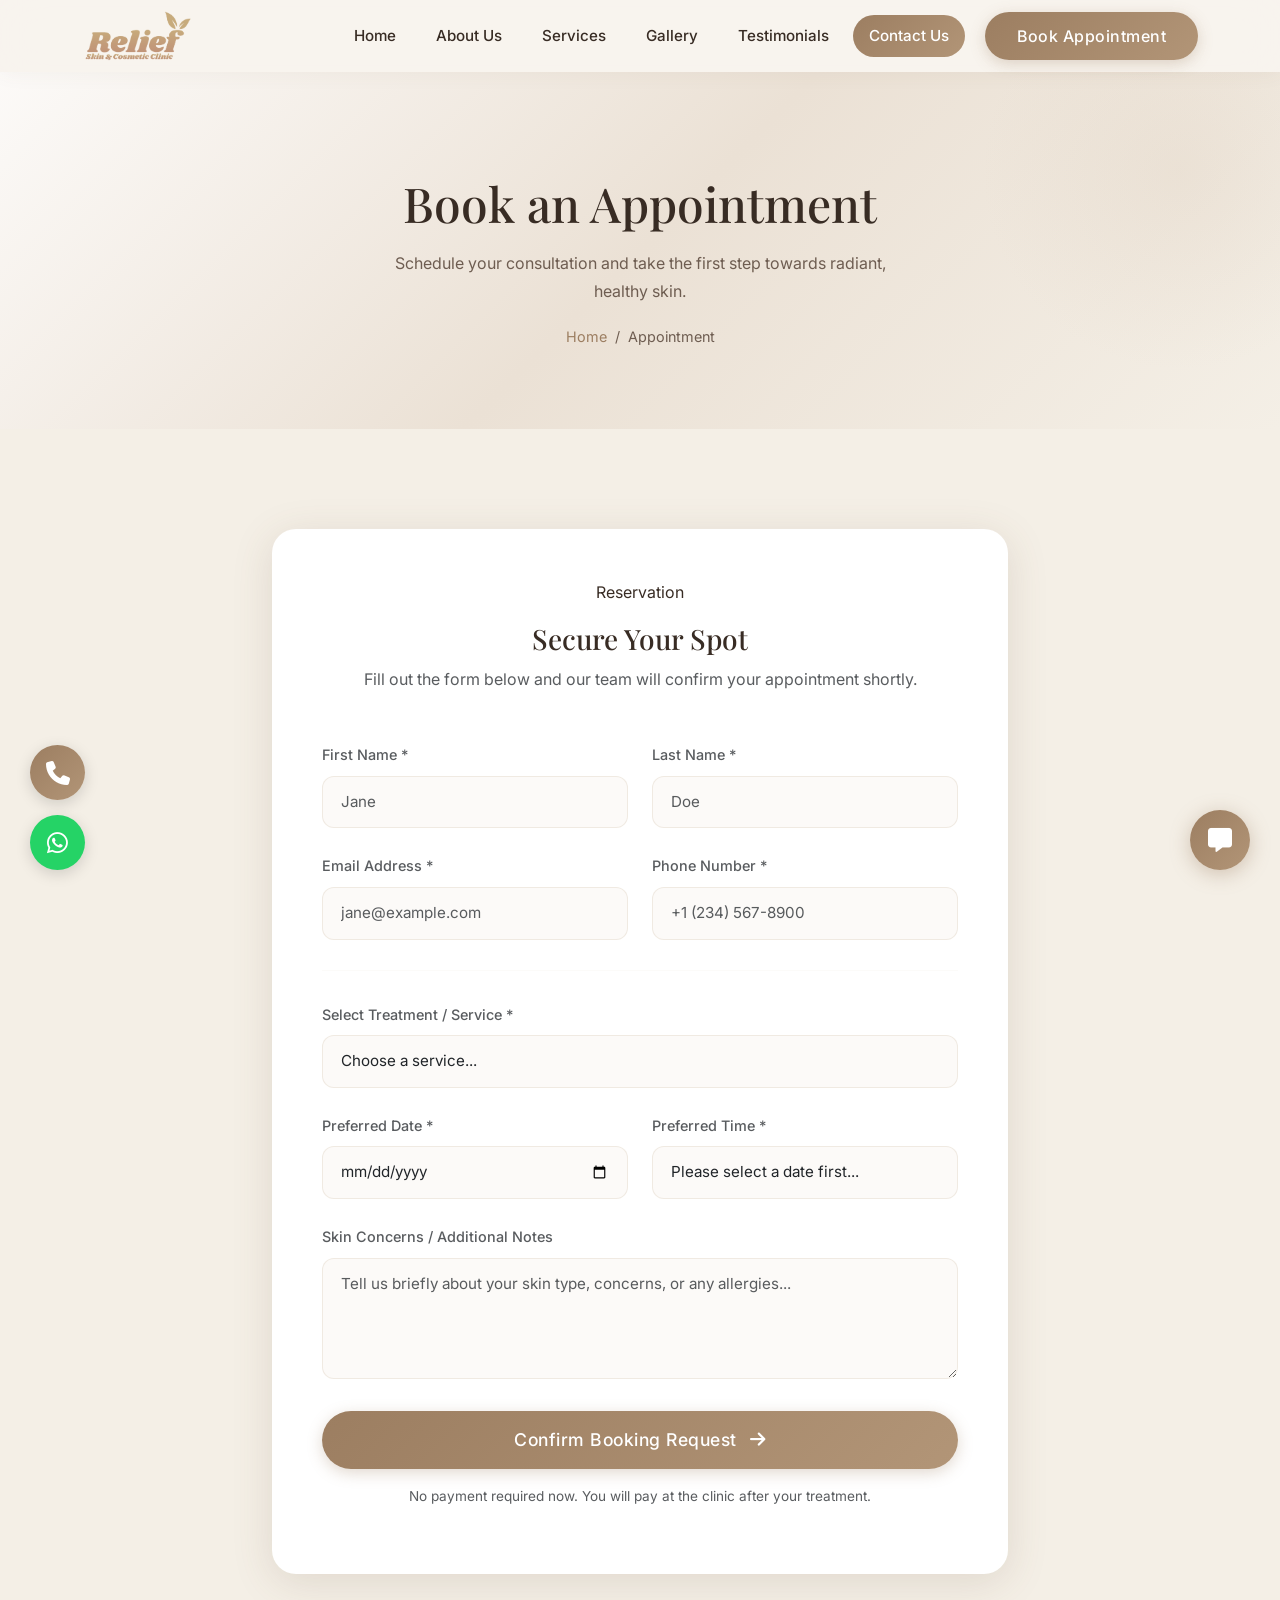
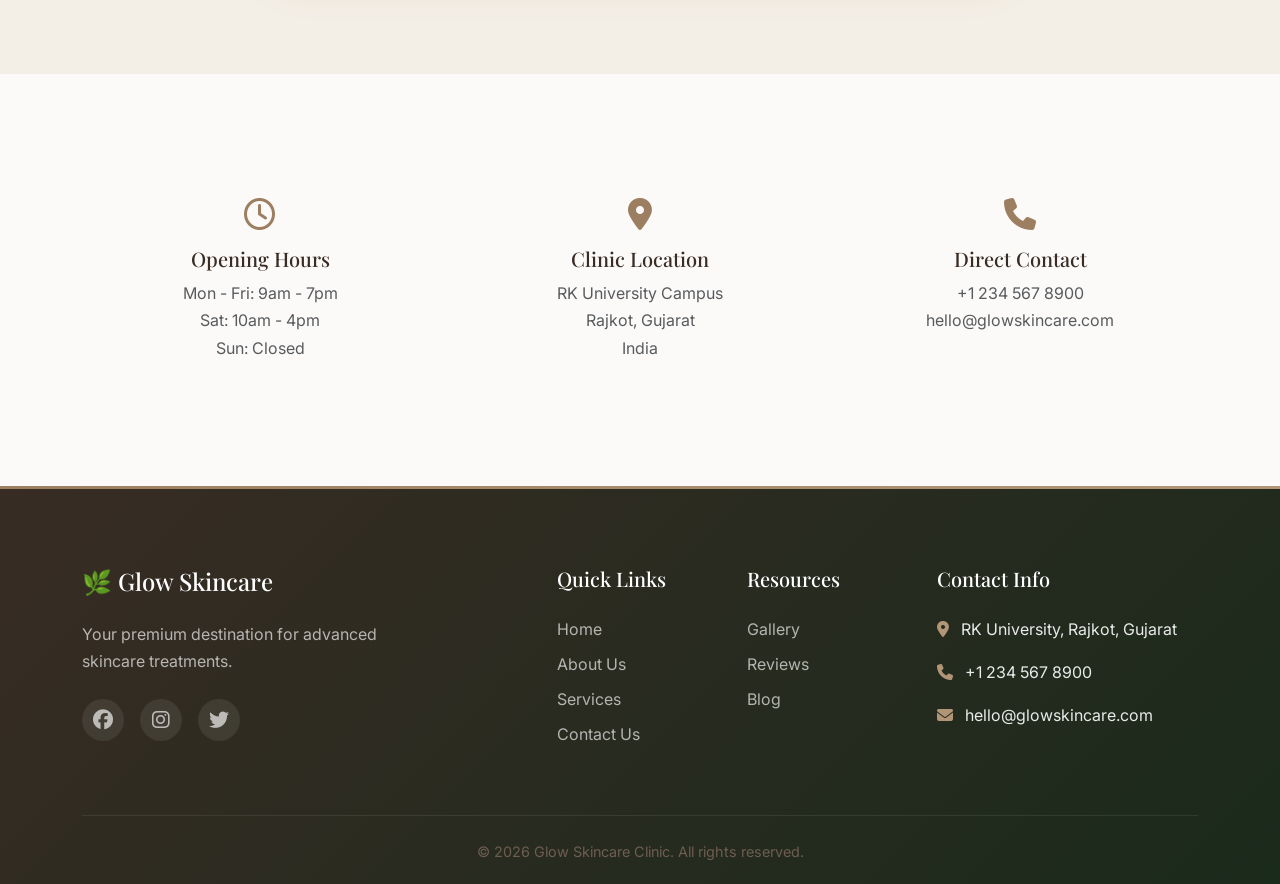
<file: appointment.html>
<!DOCTYPE html>
<html lang="en">
<head>
    <meta charset="UTF-8">
    <meta name="viewport" content="width=device-width, initial-scale=1.0">
    <title>Book Appointment | Glow Skincare</title>
    <meta name="description" content="Book your skincare consultation or treatment appointment at Glow Skincare today. Secure your spot online.">
    <link rel="preconnect" href="https://fonts.googleapis.com">
    <link rel="preconnect" href="https://fonts.gstatic.com" crossorigin>
    <link href="https://fonts.googleapis.com/css2?family=Inter:wght@300;400;500;600;700&family=Playfair+Display:wght@400;600;700&display=swap" rel="stylesheet">
    <link href="https://cdn.jsdelivr.net/npm/bootstrap@5.3.0/dist/css/bootstrap.min.css" rel="stylesheet">
    <link rel="stylesheet" href="https://cdnjs.cloudflare.com/ajax/libs/font-awesome/6.4.0/css/all.min.css">
    <link rel="stylesheet" href="CSS/style.css">
</head>
<body>
    <nav class="navbar navbar-expand-lg navbar-light navbar-custom sticky-top" id="main-navbar">
        <div class="container">
            <a class="navbar-brand d-flex align-items-center" href="index.html">
                <img src="IMAGES/Logo/Relief logo_A.png" alt="Relief Skin & Cosmetic Clinic" class="clinic-logo">
            </a>
            <button class="navbar-toggler" type="button" data-bs-toggle="collapse" data-bs-target="#navbarNav">
                <span class="navbar-toggler-icon"></span>
            </button>
            <div class="collapse navbar-collapse" id="navbarNav">
                <ul class="navbar-nav ms-auto">
                    <li class="nav-item"><a class="nav-link" href="index.html">Home</a></li>
                    <li class="nav-item"><a class="nav-link" href="about.html">About Us</a></li>
                    <li class="nav-item"><a class="nav-link" href="services.html">Services</a></li>
                    <li class="nav-item"><a class="nav-link" href="gallery.html">Gallery</a></li>
                    <li class="nav-item"><a class="nav-link" href="testimonials.html">Testimonials</a></li>
                    <li class="nav-item"><a class="nav-link active" href="contact.html">Contact Us</a></li>
                </ul>
                <div class="d-flex ms-lg-3 mt-3 mt-lg-0">
                    <a href="appointment.html" class="btn btn-primary-custom">Book Appointment</a>
                </div>
            </div>
        </div>
    </nav>

    <div class="page-header">
        <div class="container">
            <h1>Book an Appointment</h1>
            <p class="mt-3">Schedule your consultation and take the first step towards radiant, healthy skin.</p>
            <div class="breadcrumb-custom">
                <a href="index.html">Home</a>
                <span>/</span>
                <span>Appointment</span>
            </div>
        </div>
    </div>

    <section class="section-padding bg-secondary-beige">
        <div class="container">
            <div class="row justify-content-center">
                <div class="col-lg-8">
                    <div class="appointment-form animate-on-scroll">
                        <div class="text-center mb-5">
                            <span class="section-label">Reservation</span>
                            <h3 style="font-family: 'Playfair Display', serif; margin-top: 15px;">Secure Your Spot</h3>
                            <p class="text-muted">Fill out the form below and our team will confirm your appointment shortly.</p>
                        </div>
                        <form id="booking-form">
                            <div class="row g-4 mb-4">
                                <div class="col-md-6">
                                    <label for="firstName" class="form-label text-muted" style="font-size: 0.9rem;">First Name *</label>
                                    <input type="text" class="form-control" id="firstName" placeholder="Jane" required>
                                </div>
                                <div class="col-md-6">
                                    <label for="lastName" class="form-label text-muted" style="font-size: 0.9rem;">Last Name *</label>
                                    <input type="text" class="form-control" id="lastName" placeholder="Doe" required>
                                </div>
                                <div class="col-md-6">
                                    <label for="email" class="form-label text-muted" style="font-size: 0.9rem;">Email Address *</label>
                                    <input type="email" class="form-control" id="email" placeholder="jane@example.com" required>
                                </div>
                                <div class="col-md-6">
                                    <label for="phone" class="form-label text-muted" style="font-size: 0.9rem;">Phone Number *</label>
                                    <input type="tel" class="form-control" id="phone" placeholder="+1 (234) 567-8900" required>
                                </div>
                            </div>
                            
                            <hr style="border-color: rgba(213,194,175,0.3); margin: 30px 0;">
                            
                            <div class="row g-4 mb-4">
                                <div class="col-12">
                                    <label for="service" class="form-label text-muted" style="font-size: 0.9rem;">Select Treatment / Service *</label>
                                    <select class="form-select" id="service" required>
                                        <option value="" selected disabled>Choose a service...</option>
                                        <option value="consultation">Initial Skin Consultation</option>
                                        <option value="facial">Signature Facial</option>
                                        <option value="anti-aging">Anti-Aging Therapy</option>
                                        <option value="acne">Acne Treatment</option>
                                        <option value="laser">Laser Resurfacing</option>
                                        <option value="peel">Chemical Peel</option>
                                        <option value="hydration">Hydration Boost</option>
                                        <option value="other">Other / Not Sure</option>
                                    </select>
                                </div>
                                <div class="col-md-6">
                                    <label for="date" class="form-label text-muted" style="font-size: 0.9rem;">Preferred Date *</label>
                                    <input type="date" class="form-control" id="date" required>
                                </div>
                                <div class="col-md-6">
                                    <label for="time" class="form-label text-muted" style="font-size: 0.9rem;">Preferred Time *</label>
                                    <select class="form-select" id="time" required disabled>
                                        <option value="" selected disabled>Please select a date first...</option>
                                    </select>
                                </div>
                                <div class="col-12">
                                    <label for="notes" class="form-label text-muted" style="font-size: 0.9rem;">Skin Concerns / Additional Notes</label>
                                    <textarea class="form-control" id="notes" rows="4" placeholder="Tell us briefly about your skin type, concerns, or any allergies..."></textarea>
                                </div>
                            </div>
                            
                            <button type="submit" class="btn btn-primary-custom w-100 py-3 mt-2" style="font-size: 1.1rem;">
                                Confirm Booking Request <i class="fa-solid fa-arrow-right ms-2"></i>
                            </button>
                            <p class="text-center text-muted mt-3" style="font-size: 0.85rem;">No payment required now. You will pay at the clinic after your treatment.</p>
                        </form>
                    </div>
                </div>
            </div>
        </div>
    </section>

    <!-- Clinic Details -->
    <section class="section-padding">
        <div class="container">
            <div class="row g-4 text-center justify-content-center">
                <div class="col-md-4">
                    <div class="p-4">
                        <i class="fa-regular fa-clock text-green fs-2 mb-3"></i>
                        <h5 style="font-family: 'Playfair Display', serif;">Opening Hours</h5>
                        <p class="text-muted mb-0">Mon - Fri: 9am - 7pm<br>Sat: 10am - 4pm<br>Sun: Closed</p>
                    </div>
                </div>
                <div class="col-md-4">
                    <div class="p-4">
                        <i class="fa-solid fa-location-dot text-green fs-2 mb-3"></i>
                        <h5 style="font-family: 'Playfair Display', serif;">Clinic Location</h5>
                        <p class="text-muted mb-0">RK University Campus<br>Rajkot, Gujarat<br>India</p>
                    </div>
                </div>
                <div class="col-md-4">
                    <div class="p-4">
                        <i class="fa-solid fa-phone text-green fs-2 mb-3"></i>
                        <h5 style="font-family: 'Playfair Display', serif;">Direct Contact</h5>
                        <p class="text-muted mb-0">+1 234 567 8900<br>hello@glowskincare.com</p>
                    </div>
                </div>
            </div>
        </div>
    </section>

    <footer class="footer">
        <div class="container">
            <div class="row g-4">
                <div class="col-lg-4">
                    <h4 class="mb-4" style="font-family: 'Playfair Display', serif;">🌿 Glow Skincare</h4>
                    <p style="color: rgba(255,255,255,0.65);">Your premium destination for advanced skincare treatments.</p>
                    <div class="d-flex gap-3 mt-4 social-links">
                        <a href="#"><i class="fa-brands fa-facebook fs-5"></i></a>
                        <a href="#"><i class="fa-brands fa-instagram fs-5"></i></a>
                        <a href="#"><i class="fa-brands fa-twitter fs-5"></i></a>
                    </div>
                </div>
                <div class="col-lg-2 offset-lg-1">
                    <h5 class="mb-4">Quick Links</h5>
                    <ul class="list-unstyled">
                        <li class="mb-2"><a href="index.html">Home</a></li>
                        <li class="mb-2"><a href="about.html">About Us</a></li>
                        <li class="mb-2"><a href="services.html">Services</a></li>
                        <li class="mb-2"><a href="contact.html">Contact Us</a></li>
                    </ul>
                </div>
                <div class="col-lg-2">
                    <h5 class="mb-4">Resources</h5>
                    <ul class="list-unstyled">
                        <li class="mb-2"><a href="gallery.html">Gallery</a></li>
                        <li class="mb-2"><a href="testimonials.html">Reviews</a></li>
                        <li class="mb-2"><a href="blog.html">Blog</a></li>
                    </ul>
                </div>
                <div class="col-lg-3">
                    <h5 class="mb-4">Contact Info</h5>
                    <ul class="list-unstyled">
                        <li class="mb-3"><i class="fa-solid fa-location-dot me-2" style="color: var(--sage-green);"></i> RK University, Rajkot, Gujarat</li>
                        <li class="mb-3"><i class="fa-solid fa-phone me-2" style="color: var(--sage-green);"></i> +1 234 567 8900</li>
                        <li class="mb-3"><i class="fa-solid fa-envelope me-2" style="color: var(--sage-green);"></i> hello@glowskincare.com</li>
                    </ul>
                </div>
            </div>
            <div class="footer-bottom">
                <p class="mb-0">&copy; 2026 Glow Skincare Clinic. All rights reserved.</p>
            </div>
        </div>
    </footer>

    <script src="https://cdn.jsdelivr.net/npm/bootstrap@5.3.0/dist/js/bootstrap.bundle.min.js"></script>
    <script src="JS/script.js"></script>
    <script src="JS/chatbot.js"></script>
    
    <script>
        // Form submission handler
        document.getElementById('booking-form')?.addEventListener('submit', function(e) {
            e.preventDefault();
            
            const btn = this.querySelector('button[type="submit"]');
            const originalText = btn.innerHTML;
            btn.innerHTML = 'Processing... <i class="fa-solid fa-circle-notch fa-spin ms-2"></i>';
            btn.disabled = true;
            
            // Simulate API call
            setTimeout(() => {
                alert('Thank you! Your appointment request has been received. Our team will contact you shortly to confirm the exact time.');
                this.reset();
                btn.innerHTML = originalText;
                btn.disabled = false;
            }, 1500);
        });
        
        // Dynamic Time Slots based on Date Selection
        const dateInput = document.getElementById('date');
        const timeSelect = document.getElementById('time');
        
        if(dateInput && timeSelect) {
            const today = new Date();
            // Set min date to tomorrow to give notice, or today if you prefer.
            const minDate = new Date(today);
            minDate.setDate(minDate.getDate() + 1); 
            dateInput.setAttribute('min', minDate.toISOString().split('T')[0]);

            dateInput.addEventListener('change', function() {
                const selectedDate = new Date(this.value);
                const dayOfWeek = selectedDate.getDay(); // 0 is Sunday, 1 is Monday, etc.
                
                timeSelect.innerHTML = '<option value="" selected disabled>Choose a time slot...</option>';
                
                if(dayOfWeek === 0) {
                    timeSelect.innerHTML = '<option value="" selected disabled>Clinic is closed on Sundays</option>';
                    timeSelect.disabled = true;
                    return;
                }
                
                timeSelect.disabled = false;
                
                let startHour = 9; // 9 AM
                let endHour = 19; // 7 PM
                
                if (dayOfWeek === 6) { // Saturday
                    startHour = 10; // 10 AM
                    endHour = 16; // 4 PM
                }
                
                // Generate 30-min slots
                for(let hour = startHour; hour < endHour; hour++) {
                    for(let min = 0; min < 60; min += 30) {
                        const ampm = hour >= 12 ? 'PM' : 'AM';
                        const displayHour = hour > 12 ? hour - 12 : (hour === 0 ? 12 : hour);
                        const displayMin = min === 0 ? '00' : '30';
                        const timeString = `${displayHour}:${displayMin} ${ampm}`;
                        
                        const option = document.createElement('option');
                        option.value = `${hour}:${displayMin}`;
                        option.textContent = timeString;
                        timeSelect.appendChild(option);
                    }
                }
            });
        }
    </script>
</body>
</html>
</file>
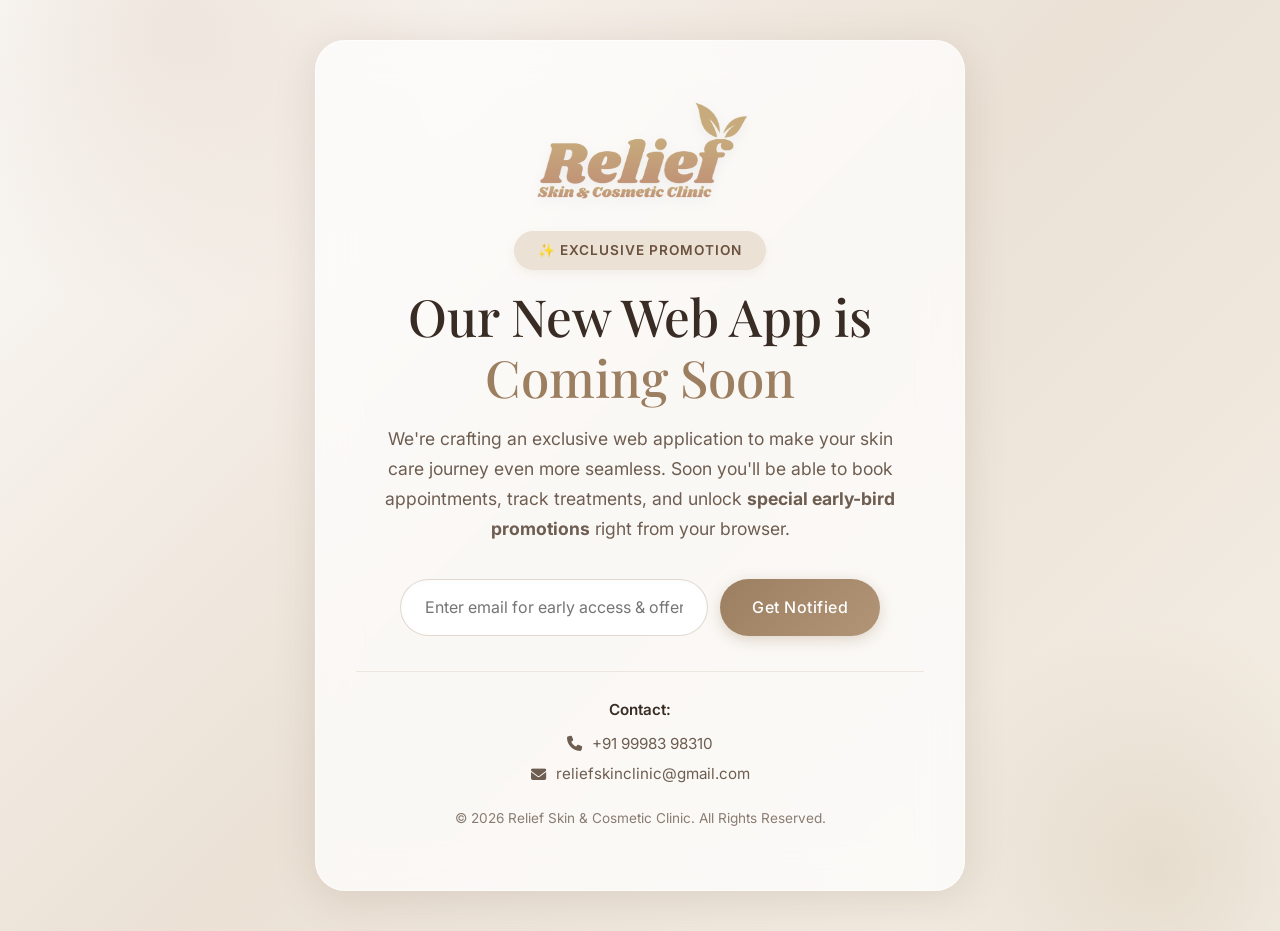
<file: coming-soon.html>
<!doctype html>
<html lang="en">
  <head>
    <meta charset="UTF-8" />
    <meta name="viewport" content="width=device-width, initial-scale=1.0" />
    <title>Web App Coming Soon | Relief Skin & Cosmetic Clinic</title>
    <meta
      name="description"
      content="Our new web application is coming soon. Stay tuned for a seamless skin care experience."
    />

    <!-- Google Fonts -->
    <link rel="preconnect" href="https://fonts.googleapis.com" />
    <link rel="preconnect" href="https://fonts.gstatic.com" crossorigin />
    <link
      href="https://fonts.googleapis.com/css2?family=Inter:wght@300;400;500;600;700&family=Playfair+Display:wght@400;600;700&display=swap"
      rel="stylesheet"
    />

    <!-- Bootstrap CSS -->
    <link
      href="https://cdn.jsdelivr.net/npm/bootstrap@5.3.0/dist/css/bootstrap.min.css"
      rel="stylesheet"
    />

    <!-- FontAwesome -->
    <link
      rel="stylesheet"
      href="https://cdnjs.cloudflare.com/ajax/libs/font-awesome/6.4.0/css/all.min.css"
    />

    <!-- Custom CSS -->
    <link rel="stylesheet" href="CSS/style.css" />

    <style>
      .coming-soon-section {
        min-height: 100vh;
        display: flex;
        align-items: center;
        justify-content: center;
        background: var(--gradient-hero);
        position: relative;
        overflow: hidden;
        text-align: center;
        padding: 40px 20px;
      }

      .coming-soon-section::before {
        content: "";
        position: absolute;
        top: -30%;
        left: -10%;
        width: 600px;
        height: 600px;
        background: radial-gradient(
          circle,
          rgba(213, 194, 175, 0.3) 0%,
          transparent 70%
        );
        border-radius: 50%;
        animation: floatBubble 8s ease-in-out infinite;
      }

      .coming-soon-section::after {
        content: "";
        position: absolute;
        bottom: -20%;
        right: -10%;
        width: 500px;
        height: 500px;
        background: radial-gradient(
          circle,
          rgba(212, 197, 173, 0.4) 0%,
          transparent 70%
        );
        border-radius: 50%;
        animation: floatBubble 10s ease-in-out infinite reverse;
      }

      .coming-soon-content {
        position: relative;
        z-index: 2;
        background: rgba(255, 255, 255, 0.75);
        backdrop-filter: blur(20px);
        -webkit-backdrop-filter: blur(20px);
        padding: 60px 40px;
        border-radius: 30px;
        box-shadow: var(--shadow-lg);
        border: 1px solid rgba(255, 255, 255, 0.6);
        max-width: 650px;
        width: 100%;
      }

      .coming-soon-logo {
        max-width: 220px;
        margin-bottom: 30px;
        filter: drop-shadow(0 4px 6px rgba(0, 0, 0, 0.05));
      }

      .coming-soon-title {
        font-size: 3.2rem;
        color: var(--text-dark);
        margin-bottom: 15px;
        line-height: 1.2;
      }

      .coming-soon-title span {
        color: var(--primary-green);
      }

      .coming-soon-text {
        color: var(--text-muted);
        font-size: 1.1rem;
        margin-bottom: 35px;
        line-height: 1.7;
        padding: 0 15px;
      }

      .notify-form {
        display: flex;
        gap: 12px;
        max-width: 480px;
        margin: 0 auto 35px auto;
      }

      .notify-input {
        flex: 1;
        padding: 14px 24px;
        border-radius: 50px;
        border: 1px solid rgba(156, 126, 97, 0.3);
        background: rgba(255, 255, 255, 0.95);
        font-family: "Inter", sans-serif;
        outline: none;
        transition: all 0.3s ease;
        font-size: 1rem;
        box-shadow: inset 0 2px 4px rgba(0, 0, 0, 0.02);
      }

      .notify-input:focus {
        border-color: var(--primary-green);
        box-shadow:
          0 0 0 3px rgba(156, 126, 97, 0.15),
          inset 0 2px 4px rgba(0, 0, 0, 0.02);
      }

      .notify-btn {
        white-space: nowrap;
      }

      .soon-nav {
        display: flex;
        flex-wrap: wrap;
        justify-content: center;
        gap: 15px;
        margin-top: 30px;
        padding-top: 25px;
        border-top: 1px solid rgba(156, 126, 97, 0.15);
      }

      .soon-nav a {
        color: var(--text-muted);
        font-size: 0.95rem;
        font-weight: 500;
        text-decoration: none;
        transition: all 0.3s ease;
        padding: 6px 12px;
        border-radius: 20px;
      }

      .soon-nav a:hover {
        color: var(--primary-green);
        background: rgba(156, 126, 97, 0.08);
      }
      .soon-footer {
        margin-top: 35px;
        padding-top: 25px;
        border-top: 1px solid rgba(156, 126, 97, 0.15);
        color: var(--text-muted);
        font-size: 0.95rem;
        text-align: center;
      }

      .soon-contact {
        margin-bottom: 20px;
      }

      .soon-contact strong {
        display: block;
        margin-bottom: 8px;
        color: var(--text-dark);
        font-weight: 600;
      }

      .soon-contact p {
        margin-bottom: 5px;
        display: flex;
        align-items: center;
        justify-content: center;
        gap: 10px;
      }

      .soon-copyright {
        font-size: 0.85rem;
        opacity: 0.8;
        margin: 0;
      }

      @media (max-width: 576px) {
        .notify-form {
          flex-direction: column;
        }

        .notify-btn {
          width: 100%;
        }

        .coming-soon-content {
          padding: 40px 20px;
        }

        .coming-soon-title {
          font-size: 2.4rem;
        }
      }
    </style>
  </head>

  <body>
    <section class="coming-soon-section">
      <div class="coming-soon-content">
        <a href="index.html">
          <img
            src="IMAGES/Logo/Relief logo_A.png"
            alt="Relief Skin & Cosmetic Clinic"
            class="coming-soon-logo"
          />
        </a>

        <div class="mb-3">
          <span
            style="
              display: inline-block;
              background: var(--mint-green);
              color: var(--dark-green);
              padding: 8px 24px;
              border-radius: 30px;
              font-size: 0.85rem;
              font-weight: 600;
              text-transform: uppercase;
              letter-spacing: 1px;
              box-shadow: 0 4px 10px rgba(156, 126, 97, 0.1);
            "
          >
            ✨ Exclusive Promotion
          </span>
        </div>

        <h1 class="coming-soon-title">
          Our New Web App is <br /><span>Coming Soon</span>
        </h1>

        <p class="coming-soon-text">
          We're crafting an exclusive web application to make your skin care
          journey even more seamless. Soon you'll be able to book appointments,
          track treatments, and unlock
          <strong>special early-bird promotions</strong> right from your
          browser.
        </p>

        <form
          class="notify-form"
          onsubmit="
            event.preventDefault();
            alert(
              'Thank you! We will notify you with an exclusive promotional offer when the app launches.',
            );
          "
        >
          <input
            type="email"
            class="notify-input"
            placeholder="Enter email for early access & offers"
            required
          />
          <button type="submit" class="btn btn-primary-custom notify-btn">
            Get Notified
          </button>
        </form>
        <div class="soon-footer">
          <div class="soon-contact">
            <strong>Contact:</strong>
            <p><i class="fa-solid fa-phone"></i> +91 99983 98310</p>
            <p>
              <i class="fa-solid fa-envelope"></i> reliefskinclinic@gmail.com
            </p>
          </div>
          <p class="soon-copyright">
            &copy; 2026 Relief Skin & Cosmetic Clinic. All Rights Reserved.
          </p>
        </div>
      </div>
    </section>

    <!-- Bootstrap JS -->
    <script src="https://cdn.jsdelivr.net/npm/bootstrap@5.3.0/dist/js/bootstrap.bundle.min.js"></script>
  </body>
</html>
</file>
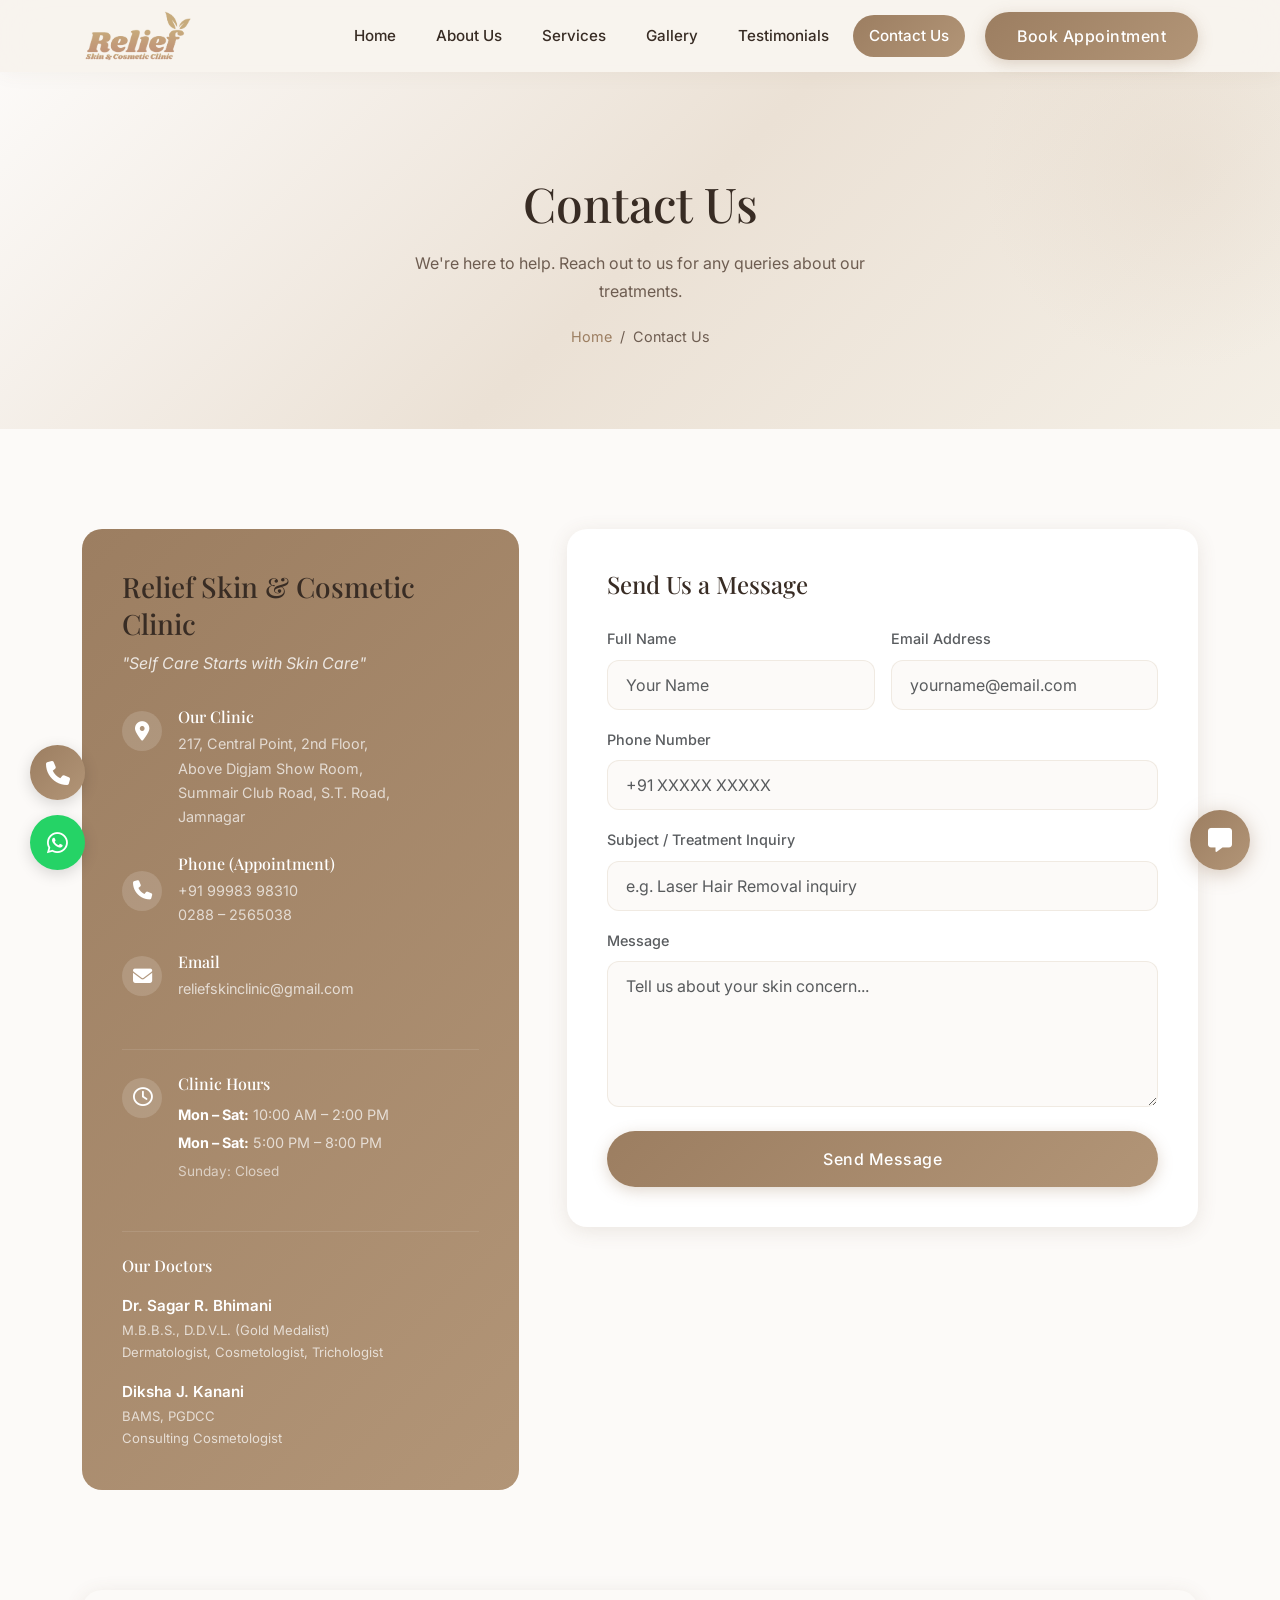
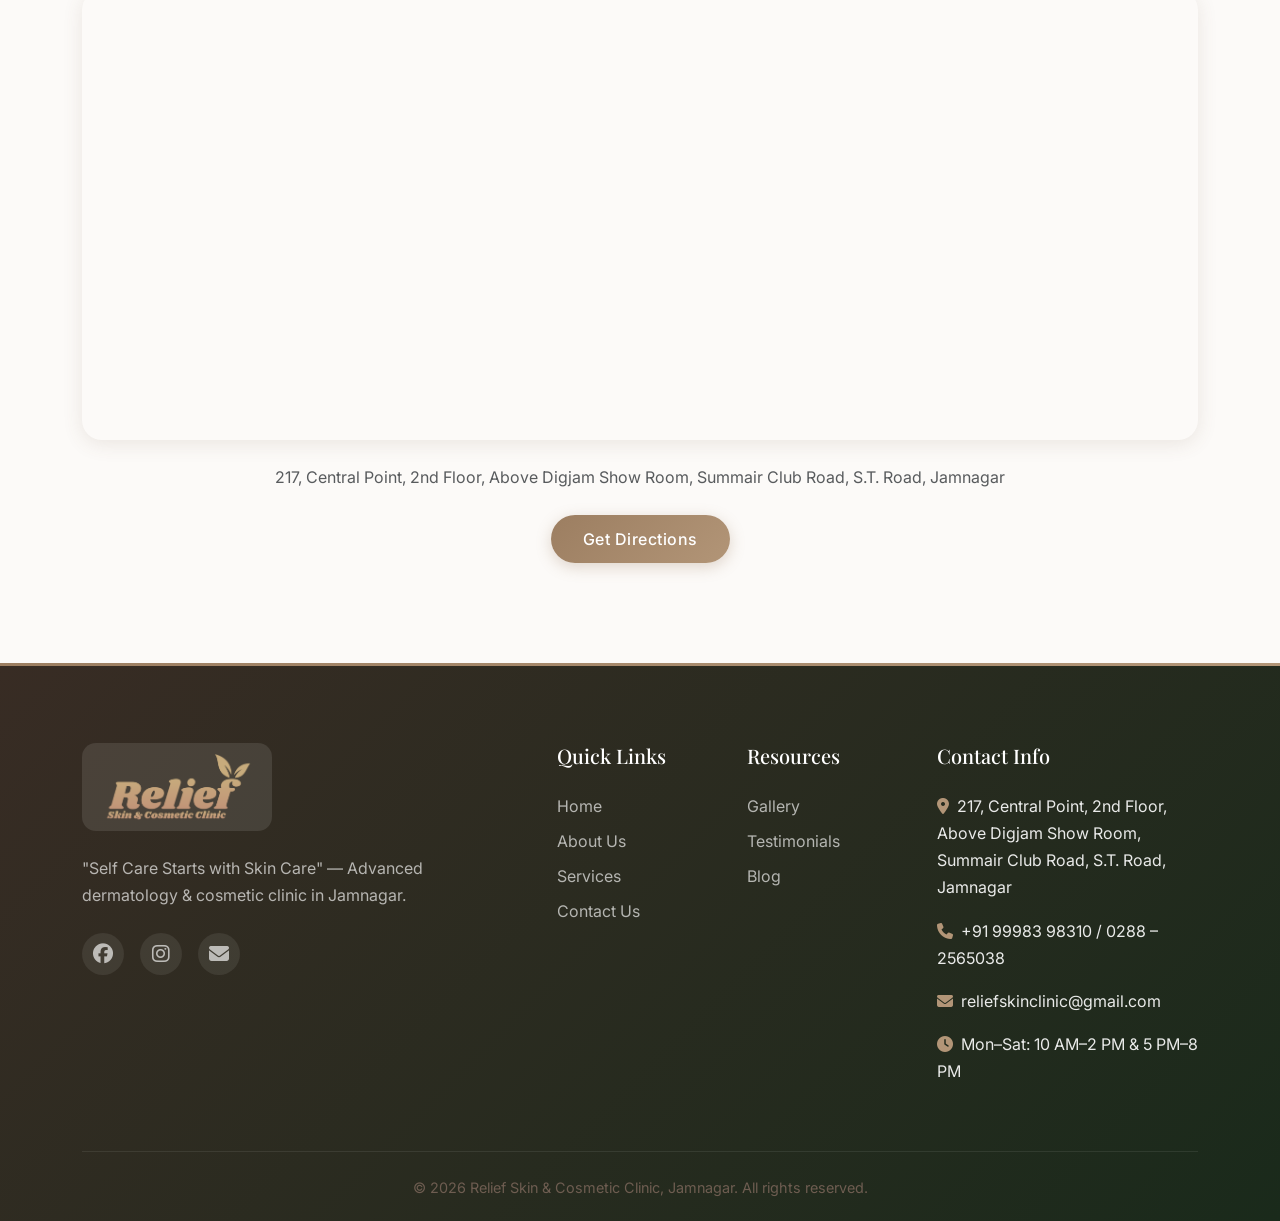
<file: contact.html>
<!DOCTYPE html>
<html lang="en">
<head>
    <meta charset="UTF-8">
    <meta name="viewport" content="width=device-width, initial-scale=1.0">
    <title>Contact Us | Relief Skin & Cosmetic Clinic | Jamnagar</title>
    <meta name="description" content="Contact Relief Skin & Cosmetic Clinic in Jamnagar. Address: 217, Central Point, 2nd Floor, Above Digjam Show Room, Summair Club Road, S.T. Road, Jamnagar. Phone: +91 99983 98310.">
    <link rel="preconnect" href="https://fonts.googleapis.com">
    <link rel="preconnect" href="https://fonts.gstatic.com" crossorigin>
    <link href="https://fonts.googleapis.com/css2?family=Inter:wght@300;400;500;600;700&family=Playfair+Display:wght@400;600;700&display=swap" rel="stylesheet">
    <link href="https://cdn.jsdelivr.net/npm/bootstrap@5.3.0/dist/css/bootstrap.min.css" rel="stylesheet">
    <link rel="stylesheet" href="https://cdnjs.cloudflare.com/ajax/libs/font-awesome/6.4.0/css/all.min.css">
    <link rel="stylesheet" href="CSS/style.css">
</head>
<body>
    <nav class="navbar navbar-expand-lg navbar-light navbar-custom sticky-top" id="main-navbar">
        <div class="container">
            <a class="navbar-brand d-flex align-items-center" href="index.html">
                <img src="IMAGES/Logo/Relief logo_A.png" alt="Relief Skin & Cosmetic Clinic" class="clinic-logo">
            </a>
            <button class="navbar-toggler" type="button" data-bs-toggle="collapse" data-bs-target="#navbarNav">
                <span class="navbar-toggler-icon"></span>
            </button>
            <div class="collapse navbar-collapse" id="navbarNav">
                <ul class="navbar-nav ms-auto">
                    <li class="nav-item"><a class="nav-link" href="index.html">Home</a></li>
                    <li class="nav-item"><a class="nav-link" href="about.html">About Us</a></li>
                    <li class="nav-item"><a class="nav-link" href="services.html">Services</a></li>
                    <li class="nav-item"><a class="nav-link" href="gallery.html">Gallery</a></li>
                    <li class="nav-item"><a class="nav-link" href="testimonials.html">Testimonials</a></li>
                    <li class="nav-item"><a class="nav-link active" href="contact.html">Contact Us</a></li>
                </ul>
                <div class="d-flex ms-lg-3 mt-3 mt-lg-0">
                    <a href="appointment.html" class="btn btn-primary-custom">Book Appointment</a>
                </div>
            </div>
        </div>
    </nav>

    <div class="page-header">
        <div class="container">
            <h1>Contact Us</h1>
            <p class="mt-3">We're here to help. Reach out to us for any queries about our treatments.</p>
            <div class="breadcrumb-custom">
                <a href="index.html">Home</a>
                <span>/</span>
                <span>Contact Us</span>
            </div>
        </div>
    </div>

    <section class="section-padding">
        <div class="container">
            <div class="row g-5 align-items-stretch">
                <div class="col-lg-5">
                    <div class="contact-info-card animate-on-scroll">
                        <h3 style="font-family: 'Playfair Display', serif; margin-bottom: 8px;">Relief Skin & Cosmetic Clinic</h3>
                        <p style="color: rgba(255,255,255,0.8); font-style: italic; margin-bottom: 30px;">"Self Care Starts with Skin Care"</p>

                        <div class="d-flex mb-4 align-items-start gap-3">
                            <i class="fa-solid fa-location-dot mt-1"></i>
                            <div>
                                <h6 class="mb-1 text-white">Our Clinic</h6>
                                <p class="mb-0" style="color: rgba(255,255,255,0.7); font-size: 0.9rem;">217, Central Point, 2nd Floor,<br>Above Digjam Show Room,<br>Summair Club Road, S.T. Road,<br>Jamnagar</p>
                            </div>
                        </div>
                        <div class="d-flex mb-4 align-items-center gap-3">
                            <i class="fa-solid fa-phone"></i>
                            <div>
                                <h6 class="mb-1 text-white">Phone (Appointment)</h6>
                                <p class="mb-0" style="color: rgba(255,255,255,0.7); font-size: 0.9rem;">+91 99983 98310</p>
                                <p class="mb-0" style="color: rgba(255,255,255,0.7); font-size: 0.9rem;">0288 – 2565038</p>
                            </div>
                        </div>
                        <div class="d-flex mb-4 align-items-center gap-3">
                            <i class="fa-solid fa-envelope"></i>
                            <div>
                                <h6 class="mb-1 text-white">Email</h6>
                                <p class="mb-0" style="color: rgba(255,255,255,0.7); font-size: 0.9rem;">reliefskinclinic@gmail.com</p>
                            </div>
                        </div>
                        <div class="d-flex align-items-start gap-3 mt-5 pt-4" style="border-top: 1px solid rgba(255,255,255,0.1);">
                            <i class="fa-regular fa-clock mt-1"></i>
                            <div>
                                <h6 class="mb-2 text-white">Clinic Hours</h6>
                                <p class="mb-1" style="color: rgba(255,255,255,0.7); font-size: 0.9rem;"><strong style="color:white;">Mon – Sat:</strong> 10:00 AM – 2:00 PM</p>
                                <p class="mb-1" style="color: rgba(255,255,255,0.7); font-size: 0.9rem;"><strong style="color:white;">Mon – Sat:</strong> 5:00 PM – 8:00 PM</p>
                                <p class="mb-0" style="color: rgba(255,255,255,0.6); font-size: 0.85rem;">Sunday: Closed</p>
                            </div>
                        </div>

                        <!-- Doctors quick info -->
                        <div class="mt-5 pt-4" style="border-top: 1px solid rgba(255,255,255,0.1);">
                            <h6 class="text-white mb-3">Our Doctors</h6>
                            <div class="mb-3">
                                <p class="mb-0" style="color: white; font-weight: 600; font-size: 0.95rem;">Dr. Sagar R. Bhimani</p>
                                <p class="mb-0" style="color: rgba(255,255,255,0.7); font-size: 0.82rem;">M.B.B.S., D.D.V.L. (Gold Medalist)<br>Dermatologist, Cosmetologist, Trichologist</p>
                            </div>
                            <div>
                                <p class="mb-0" style="color: white; font-weight: 600; font-size: 0.95rem;">Diksha J. Kanani</p>
                                <p class="mb-0" style="color: rgba(255,255,255,0.7); font-size: 0.82rem;">BAMS, PGDCC<br>Consulting Cosmetologist</p>
                            </div>
                        </div>
                    </div>
                </div>
                <div class="col-lg-7">
                    <div class="contact-form animate-on-scroll">
                        <h4 style="font-family: 'Playfair Display', serif; margin-bottom: 25px;">Send Us a Message</h4>
                        <form id="contact-form">
                            <div class="row g-3">
                                <div class="col-md-6 mb-3">
                                    <label for="name" class="form-label text-muted fw-medium" style="font-size: 0.9rem;">Full Name</label>
                                    <input type="text" class="form-control" id="name" placeholder="Your Name" required>
                                </div>
                                <div class="col-md-6 mb-3">
                                    <label for="email" class="form-label text-muted fw-medium" style="font-size: 0.9rem;">Email Address</label>
                                    <input type="email" class="form-control" id="email" placeholder="yourname@email.com" required>
                                </div>
                            </div>
                            <div class="mb-3">
                                <label for="phone" class="form-label text-muted fw-medium" style="font-size: 0.9rem;">Phone Number</label>
                                <input type="tel" class="form-control" id="phone" placeholder="+91 XXXXX XXXXX">
                            </div>
                            <div class="mb-3">
                                <label for="subject" class="form-label text-muted fw-medium" style="font-size: 0.9rem;">Subject / Treatment Inquiry</label>
                                <input type="text" class="form-control" id="subject" placeholder="e.g. Laser Hair Removal inquiry">
                            </div>
                            <div class="mb-4">
                                <label for="message" class="form-label text-muted fw-medium" style="font-size: 0.9rem;">Message</label>
                                <textarea class="form-control" id="message" rows="5" placeholder="Tell us about your skin concern..." required></textarea>
                            </div>
                            <button type="submit" class="btn btn-primary-custom w-100 py-3">Send Message</button>
                        </form>
                    </div>
                </div>
            </div>
        </div>
    </section>

    <!-- Google Map Section - Jamnagar -->
    <section class="map-section" style="padding-bottom: 100px;">
        <div class="container">
            <div style="border-radius: 20px; overflow: hidden; box-shadow: var(--shadow-md);">
                <iframe src="https://www.google.com/maps/embed?pb=!1m18!1m12!1m3!1d3691.5!2d70.0594!3d22.4707!2m3!1f0!2f0!3f0!3m2!1i1024!2i768!4f13.1!3m3!1m2!1s0x0%3A0x0!2zMjLCsDI4JzE0LjUiTiA3MMKwMDMnMzMuOCJF!5e0!3m2!1sen!2sin!4v1700000000000!5m2!1sen!2sin" width="100%" height="450" style="border:0; display:block;" allowfullscreen="" loading="lazy" referrerpolicy="no-referrer-when-downgrade"></iframe>
            </div>
            <div class="text-center mt-4">
                <p class="text-muted">217, Central Point, 2nd Floor, Above Digjam Show Room, Summair Club Road, S.T. Road, Jamnagar</p>
                <a href="https://maps.google.com/?q=217+Central+Point+Jamnagar" target="_blank" class="btn btn-primary-custom mt-2">Get Directions</a>
            </div>
        </div>
    </section>

    <footer class="footer">
        <div class="container">
            <div class="row g-4">
                <div class="col-lg-4">
                    <div class="footer-logo-wrap">
                        <img src="IMAGES/Logo/Relief logo_A.png" alt="Relief Skin &amp; Cosmetic Clinic">
                    </div>
                    <p style="color: rgba(255,255,255,0.65);">&quot;Self Care Starts with Skin Care&quot; &mdash; Advanced dermatology &amp; cosmetic clinic in Jamnagar.</p>
                    <div class="d-flex gap-3 mt-4 social-links">
                        <a href="#"><i class="fa-brands fa-facebook fs-5"></i></a>
                        <a href="#"><i class="fa-brands fa-instagram fs-5"></i></a>
                        <a href="mailto:reliefskinclinic@gmail.com"><i class="fa-solid fa-envelope fs-5"></i></a>
                    </div>
                </div>
                <div class="col-lg-2 offset-lg-1">
                    <h5 class="mb-4">Quick Links</h5>
                    <ul class="list-unstyled">
                        <li class="mb-2"><a href="index.html">Home</a></li>
                        <li class="mb-2"><a href="about.html">About Us</a></li>
                        <li class="mb-2"><a href="services.html">Services</a></li>
                        <li class="mb-2"><a href="contact.html">Contact Us</a></li>
                    </ul>
                </div>
                <div class="col-lg-2">
                    <h5 class="mb-4">Resources</h5>
                    <ul class="list-unstyled">
                        <li class="mb-2"><a href="gallery.html">Gallery</a></li>
                        <li class="mb-2"><a href="testimonials.html">Testimonials</a></li>
                        <li class="mb-2"><a href="blog.html">Blog</a></li>
                    </ul>
                </div>
                <div class="col-lg-3">
                    <h5 class="mb-4">Contact Info</h5>
                    <ul class="list-unstyled">
                        <li class="mb-3"><i class="fa-solid fa-location-dot me-2" style="color: var(--sage-green);"></i>217, Central Point, 2nd Floor, Above Digjam Show Room, Summair Club Road, S.T. Road, Jamnagar</li>
                        <li class="mb-3"><i class="fa-solid fa-phone me-2" style="color: var(--sage-green);"></i>+91 99983 98310 / 0288 – 2565038</li>
                        <li class="mb-3"><i class="fa-solid fa-envelope me-2" style="color: var(--sage-green);"></i>reliefskinclinic@gmail.com</li>
                        <li class="mb-3"><i class="fa-solid fa-clock me-2" style="color: var(--sage-green);"></i>Mon–Sat: 10 AM–2 PM & 5 PM–8 PM</li>
                    </ul>
                </div>
            </div>
            <div class="footer-bottom">
                <p class="mb-0">&copy; 2026 Relief Skin & Cosmetic Clinic, Jamnagar. All rights reserved.</p>
            </div>
        </div>
    </footer>

    <script src="https://cdn.jsdelivr.net/npm/bootstrap@5.3.0/dist/js/bootstrap.bundle.min.js"></script>
    <script src="JS/script.js"></script>
    <script src="JS/chatbot.js"></script>

    <!-- SmtpJS Integration -->
    <script src="https://smtpjs.com/v3/smtp.js"></script>
    <script type="text/javascript">
        document.getElementById('contact-form').addEventListener('submit', function(event) {
            event.preventDefault();

            const name = document.getElementById('name').value;
            const email = document.getElementById('email').value;
            const phone = document.getElementById('phone').value;
            const subject = document.getElementById('subject').value || 'New Contact Form Submission';
            const message = document.getElementById('message').value;

            if(!name || !email || !message) {
                alert("Please fill in all required fields.");
                return;
            }

            const btn = this.querySelector('button[type="submit"]');
            const originalText = btn.innerHTML;
            btn.innerHTML = 'Sending... <i class="fa-solid fa-circle-notch fa-spin ms-2"></i>';
            btn.disabled = true;

            const emailBody = `
                <h3>New Contact Request — Relief Skin & Cosmetic Clinic</h3>
                <p><strong>Name:</strong> ${name}</p>
                <p><strong>Email:</strong> ${email}</p>
                <p><strong>Phone:</strong> ${phone}</p>
                <p><strong>Subject:</strong> ${subject}</p>
                <p><strong>Message:</strong><br>${message.replace(/\n/g, '<br>')}</p>
            `;

            Email.send({
                Host : "smtp.gmail.com",
                Username : "reliefskinclinic@gmail.com",
                Password : "xqgndnbabadlrddt",
                To : 'reliefskinclinic@gmail.com',
                From : "reliefskinclinic@gmail.com",
                Subject : subject,
                Body : emailBody
            }).then(
                function (response) {
                    if(response === 'OK') {
                        alert("Message sent successfully! We will get back to you soon.");
                        document.getElementById('contact-form').reset();
                    } else {
                        alert("Failed to send message. Please try again later.");
                    }
                    btn.innerHTML = originalText;
                    btn.disabled = false;
                }
            ).catch(
                function(error) {
                    alert("Error: " + error);
                    btn.innerHTML = originalText;
                    btn.disabled = false;
                }
            );
        });
    </script>
</body>
</html>
</file>
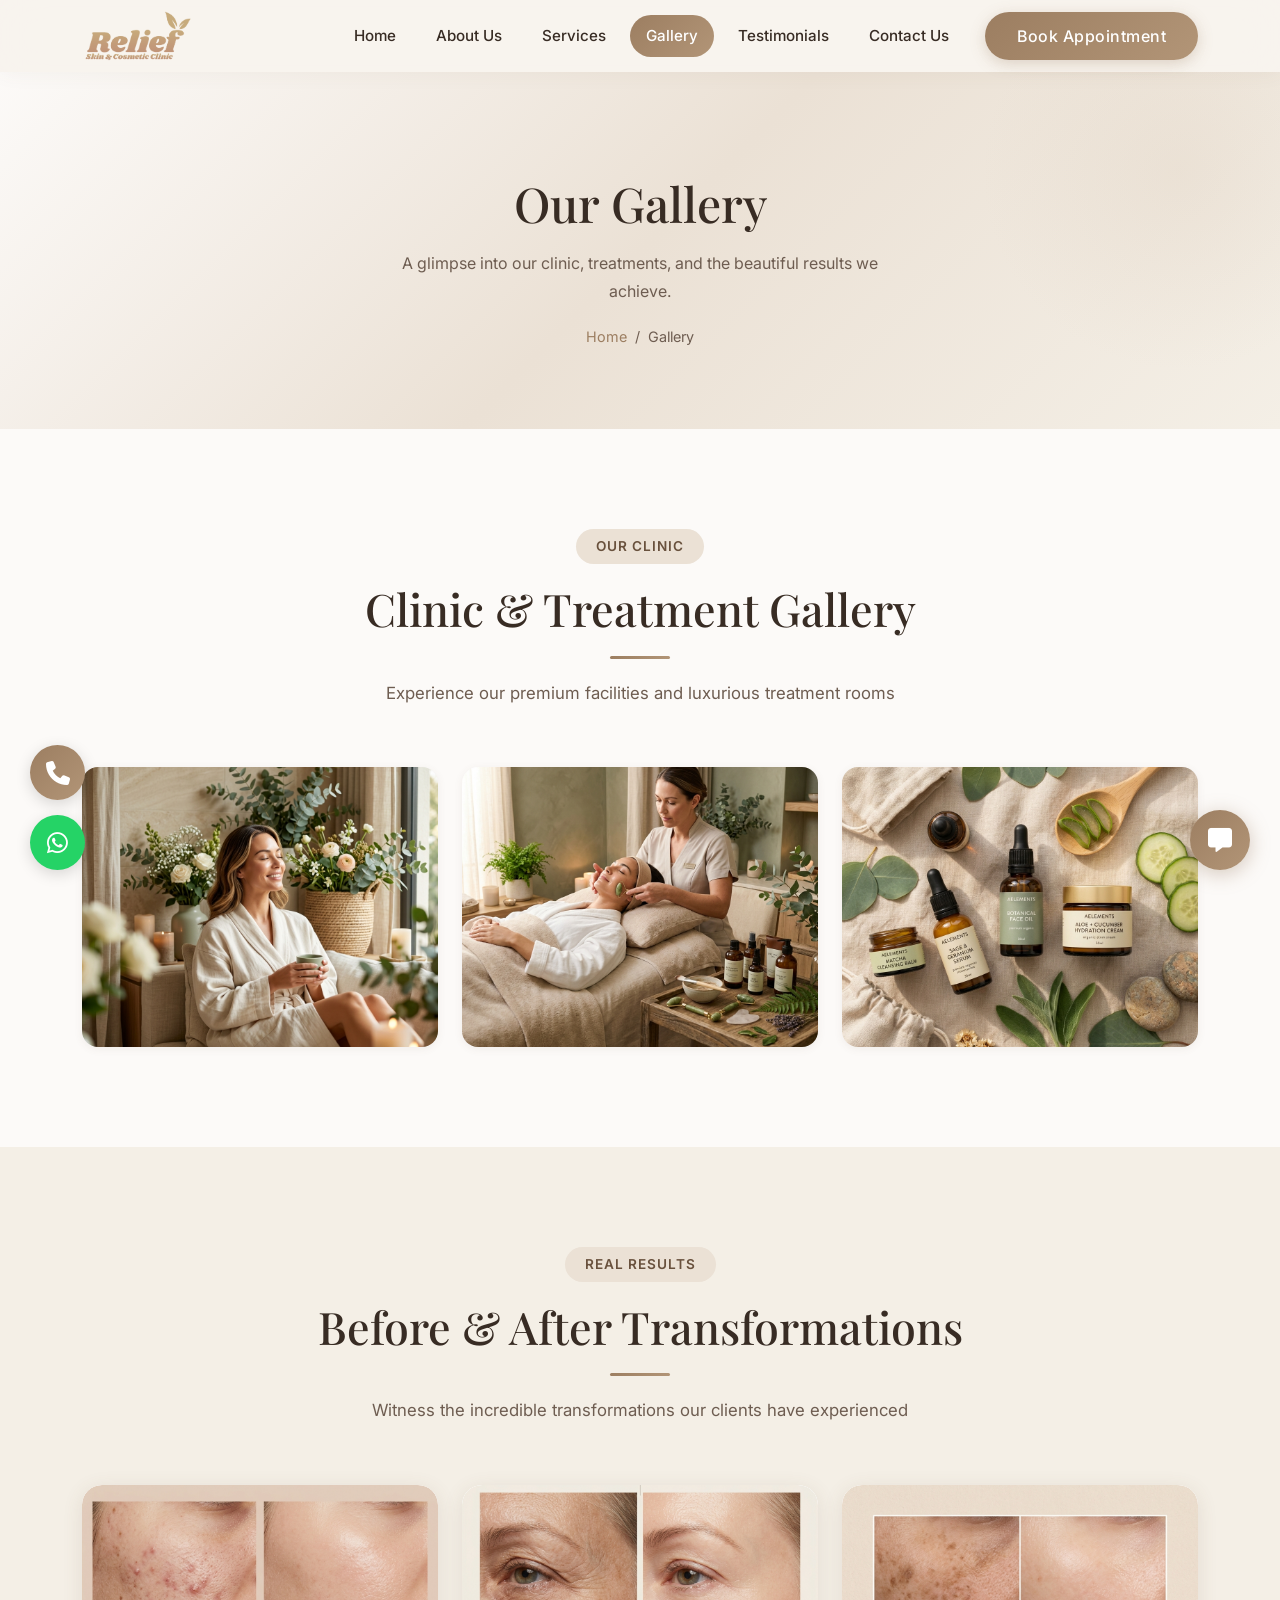
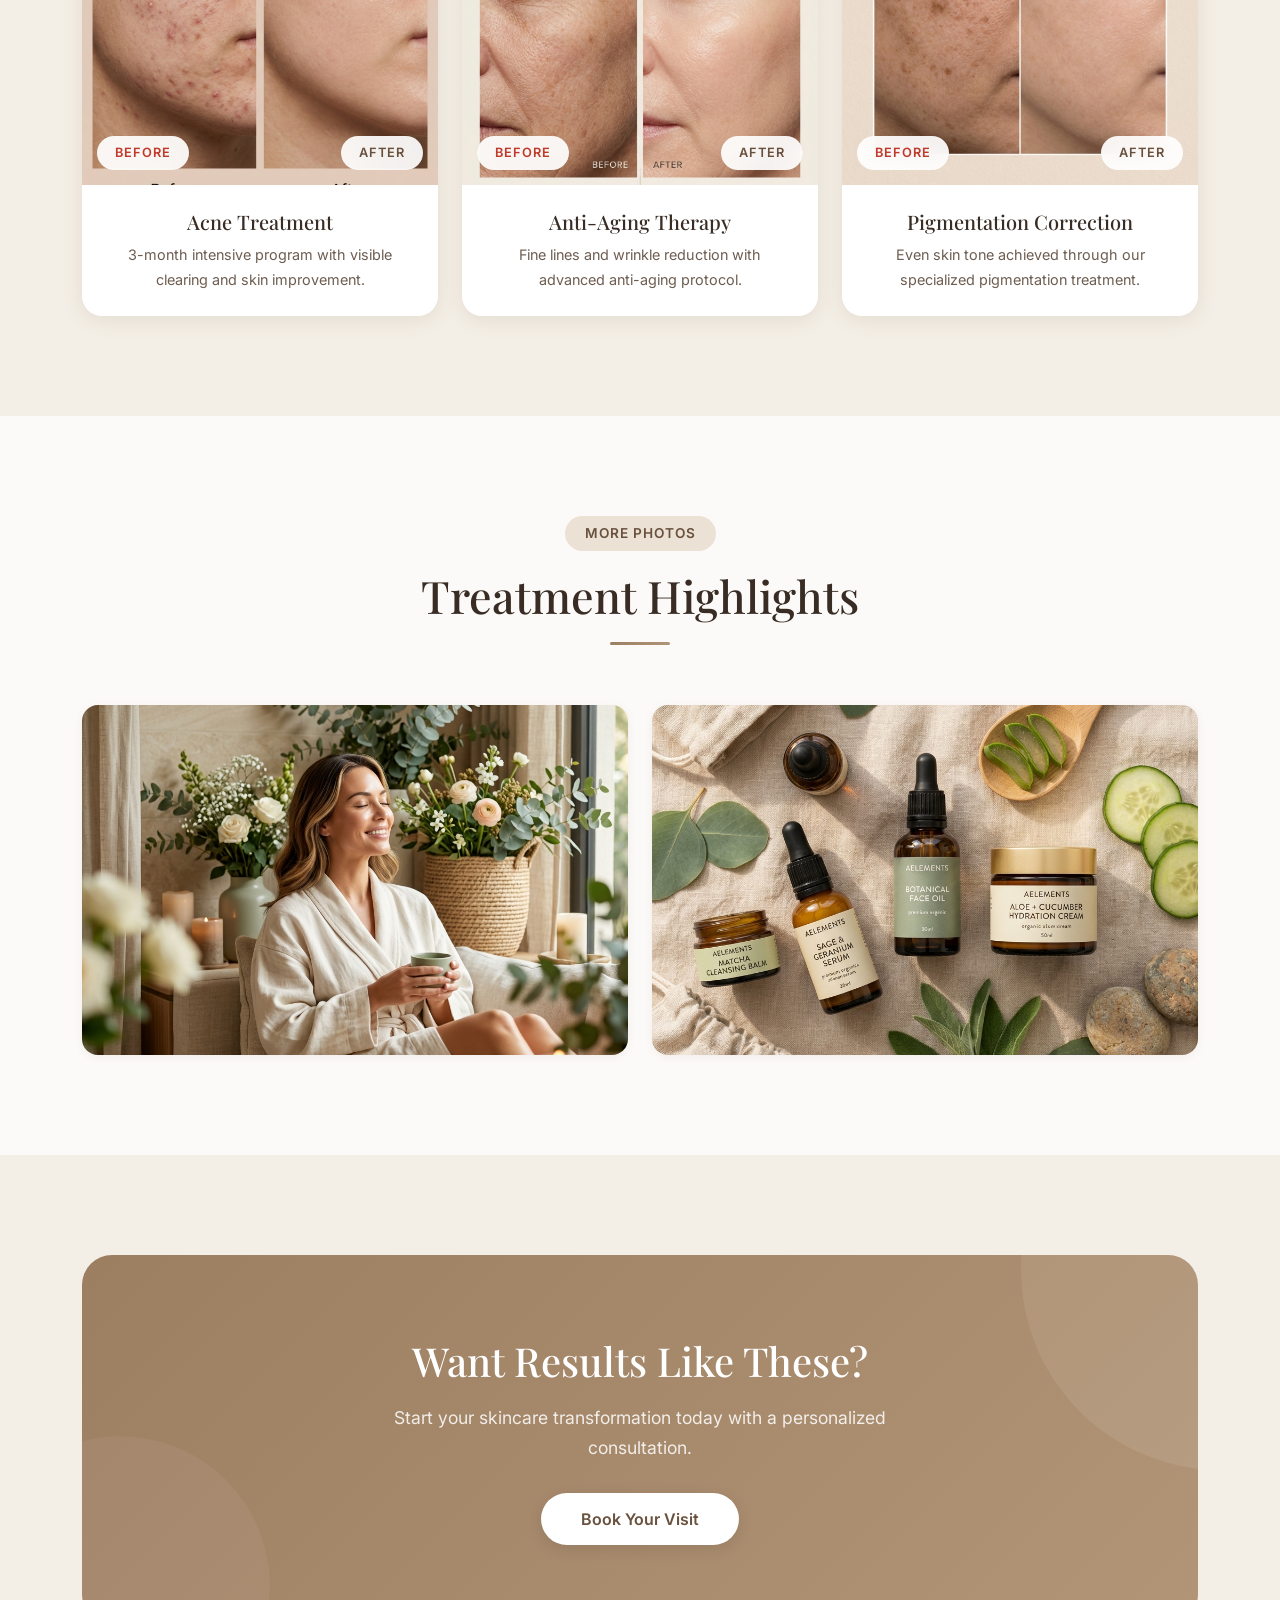
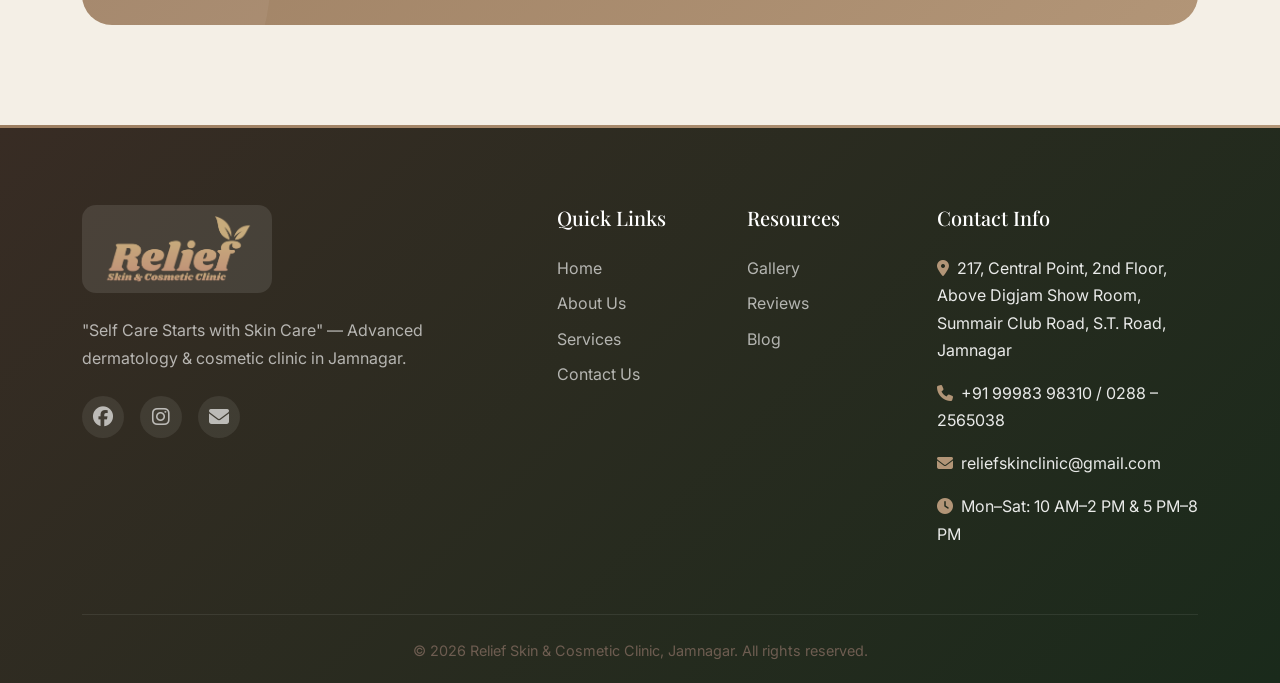
<file: gallery.html>
<!DOCTYPE html>
<html lang="en">
<head>
    <meta charset="UTF-8">
    <meta name="viewport" content="width=device-width, initial-scale=1.0">
    <title>Gallery | Relief Skin & Cosmetic Clinic | Jamnagar</title>
    <meta name="description" content="View our gallery of before-and-after results and clinic photos at Relief Skin & Cosmetic Clinic, Jamnagar.">
    <link rel="preconnect" href="https://fonts.googleapis.com">
    <link rel="preconnect" href="https://fonts.gstatic.com" crossorigin>
    <link href="https://fonts.googleapis.com/css2?family=Inter:wght@300;400;500;600;700&family=Playfair+Display:wght@400;600;700&display=swap" rel="stylesheet">
    <link href="https://cdn.jsdelivr.net/npm/bootstrap@5.3.0/dist/css/bootstrap.min.css" rel="stylesheet">
    <link rel="stylesheet" href="https://cdnjs.cloudflare.com/ajax/libs/font-awesome/6.4.0/css/all.min.css">
    <link rel="stylesheet" href="CSS/style.css">
</head>
<body>
    <nav class="navbar navbar-expand-lg navbar-light navbar-custom sticky-top" id="main-navbar">
        <div class="container">
            <a class="navbar-brand d-flex align-items-center" href="index.html">
                <img src="IMAGES/Logo/Relief logo_A.png" alt="Relief Skin & Cosmetic Clinic" class="clinic-logo">
            </a>
            <button class="navbar-toggler" type="button" data-bs-toggle="collapse" data-bs-target="#navbarNav">
                <span class="navbar-toggler-icon"></span>
            </button>
            <div class="collapse navbar-collapse" id="navbarNav">
                <ul class="navbar-nav ms-auto">
                    <li class="nav-item"><a class="nav-link" href="index.html">Home</a></li>
                    <li class="nav-item"><a class="nav-link" href="about.html">About Us</a></li>
                    <li class="nav-item"><a class="nav-link" href="services.html">Services</a></li>
                    <li class="nav-item"><a class="nav-link active" href="gallery.html">Gallery</a></li>
                    <li class="nav-item"><a class="nav-link" href="testimonials.html">Testimonials</a></li>
                    <!-- <li class="nav-item"><a class="nav-link" href="blog.html">Blog</a></li> -->
                    <li class="nav-item"><a class="nav-link" href="contact.html">Contact Us</a></li>
                </ul>
                <div class="d-flex ms-lg-3 mt-3 mt-lg-0">
                    <a href="appointment.html" class="btn btn-primary-custom">Book Appointment</a>
                </div>
            </div>
        </div>
    </nav>

    <div class="page-header">
        <div class="container">
            <h1>Our Gallery</h1>
            <p class="mt-3">A glimpse into our clinic, treatments, and the beautiful results we achieve.</p>
            <div class="breadcrumb-custom">
                <a href="index.html">Home</a>
                <span>/</span>
                <span>Gallery</span>
            </div>
        </div>
    </div>

    <!-- Clinic & Treatment Gallery -->
    <section class="section-padding">
        <div class="container">
            <div class="section-title">
                <span class="section-label">Our Clinic</span>
                <h2>Clinic & Treatment Gallery</h2>
                <p>Experience our premium facilities and luxurious treatment rooms</p>
            </div>
            <div class="row g-4">
                <div class="col-md-4">
                    <div class="gallery-item animate-on-scroll">
                        <img src="IMAGES/hero-banner.png" alt="Luxury spa treatment room">
                        <div class="gallery-overlay">
                            <div>
                                <h5>Luxury Spa Room</h5>
                                <p>Our premium treatment environment</p>
                            </div>
                        </div>
                    </div>
                </div>
                <div class="col-md-4">
                    <div class="gallery-item animate-on-scroll">
                        <img src="IMAGES/facial-treatment.png" alt="Professional facial treatment">
                        <div class="gallery-overlay">
                            <div>
                                <h5>Facial Treatment</h5>
                                <p>Expert care for radiant skin</p>
                            </div>
                        </div>
                    </div>
                </div>
                <div class="col-md-4">
                    <div class="gallery-item animate-on-scroll">
                        <img src="IMAGES/skincare-products.png" alt="Premium skincare products">
                        <div class="gallery-overlay">
                            <div>
                                <h5>Premium Products</h5>
                                <p>Medical-grade skincare lines</p>
                            </div>
                        </div>
                    </div>
                </div>
            </div>
        </div>
    </section>

    <!-- Before & After Gallery -->
    <section class="section-padding before-after-section">
        <div class="container">
            <div class="section-title">
                <span class="section-label">Real Results</span>
                <h2>Before & After Transformations</h2>
                <p>Witness the incredible transformations our clients have experienced</p>
            </div>
            <div class="row g-4">
                <div class="col-md-4">
                    <div class="before-after-card animate-on-scroll">
                        <div class="before-after-image-container">
                            <img src="IMAGES/before-after-acne.png" alt="Before and after acne treatment">
                            <div class="before-after-label">
                                <span class="label-before">Before</span>
                                <span class="label-after">After</span>
                            </div>
                        </div>
                        <div class="before-after-info">
                            <h5>Acne Treatment</h5>
                            <p>3-month intensive program with visible clearing and skin improvement.</p>
                        </div>
                    </div>
                </div>
                <div class="col-md-4">
                    <div class="before-after-card animate-on-scroll">
                        <div class="before-after-image-container">
                            <img src="IMAGES/before-after-aging.png" alt="Before and after anti-aging treatment">
                            <div class="before-after-label">
                                <span class="label-before">Before</span>
                                <span class="label-after">After</span>
                            </div>
                        </div>
                        <div class="before-after-info">
                            <h5>Anti-Aging Therapy</h5>
                            <p>Fine lines and wrinkle reduction with advanced anti-aging protocol.</p>
                        </div>
                    </div>
                </div>
                <div class="col-md-4">
                    <div class="before-after-card animate-on-scroll">
                        <div class="before-after-image-container">
                            <img src="IMAGES/before-after-pigmentation.png" alt="Before and after pigmentation treatment">
                            <div class="before-after-label">
                                <span class="label-before">Before</span>
                                <span class="label-after">After</span>
                            </div>
                        </div>
                        <div class="before-after-info">
                            <h5>Pigmentation Correction</h5>
                            <p>Even skin tone achieved through our specialized pigmentation treatment.</p>
                        </div>
                    </div>
                </div>
            </div>
        </div>
    </section>

    <!-- More Gallery IMAGES -->
    <section class="section-padding">
        <div class="container">
            <div class="section-title">
                <span class="section-label">More Photos</span>
                <h2>Treatment Highlights</h2>
            </div>
            <div class="row g-4">
                <div class="col-md-6">
                    <div class="gallery-item animate-on-scroll">
                        <img src="IMAGES/hero-banner.png" alt="Glowing skin result" style="height: 350px;">
                        <div class="gallery-overlay">
                            <div>
                                <h5>Glowing Results</h5>
                                <p>The beautiful glow our clients achieve</p>
                            </div>
                        </div>
                    </div>
                </div>
                <div class="col-md-6">
                    <div class="gallery-item animate-on-scroll">
                        <img src="IMAGES/skincare-products.png" alt="Skincare products display" style="height: 350px;">
                        <div class="gallery-overlay">
                            <div>
                                <h5>Product Collection</h5>
                                <p>Curated organic skincare line</p>
                            </div>
                        </div>
                    </div>
                </div>
            </div>
        </div>
    </section>

    <!-- CTA -->
    <section class="section-padding bg-secondary-beige">
        <div class="container">
            <div class="cta-banner">
                <h2>Want Results Like These?</h2>
                <p>Start your skincare transformation today with a personalized consultation.</p>
                <a href="appointment.html" class="btn btn-cta-white">Book Your Visit</a>
            </div>
        </div>
    </section>

    <footer class="footer">
        <div class="container">
            <div class="row g-4">
                <div class="col-lg-4">
                    <div class="footer-logo-wrap">
                        <img src="IMAGES/Logo/Relief logo_A.png" alt="Relief Skin &amp; Cosmetic Clinic">
                    </div>
                    <p style="color: rgba(255,255,255,0.65);">&quot;Self Care Starts with Skin Care&quot; &mdash; Advanced dermatology &amp; cosmetic clinic in Jamnagar.</p>
                    <div class="d-flex gap-3 mt-4 social-links">
                        <a href="#"><i class="fa-brands fa-facebook fs-5"></i></a>
                        <a href="#"><i class="fa-brands fa-instagram fs-5"></i></a>
                        <a href="mailto:reliefskinclinic@gmail.com"><i class="fa-solid fa-envelope fs-5"></i></a>
                    </div>
                </div>
                <div class="col-lg-2 offset-lg-1">
                    <h5 class="mb-4">Quick Links</h5>
                    <ul class="list-unstyled">
                        <li class="mb-2"><a href="index.html">Home</a></li>
                        <li class="mb-2"><a href="about.html">About Us</a></li>
                        <li class="mb-2"><a href="services.html">Services</a></li>
                        <li class="mb-2"><a href="contact.html">Contact Us</a></li>
                    </ul>
                </div>
                <div class="col-lg-2">
                    <h5 class="mb-4">Resources</h5>
                    <ul class="list-unstyled">
                        <li class="mb-2"><a href="gallery.html">Gallery</a></li>
                        <li class="mb-2"><a href="testimonials.html">Reviews</a></li>
                        <li class="mb-2"><a href="blog.html">Blog</a></li>
                    </ul>
                </div>
                <div class="col-lg-3">
                    <h5 class="mb-4">Contact Info</h5>
                    <ul class="list-unstyled">
                        <li class="mb-3"><i class="fa-solid fa-location-dot me-2" style="color: var(--sage-green);"></i>217, Central Point, 2nd Floor, Above Digjam Show Room, Summair Club Road, S.T. Road, Jamnagar</li>
                        <li class="mb-3"><i class="fa-solid fa-phone me-2" style="color: var(--sage-green);"></i>+91 99983 98310 / 0288 – 2565038</li>
                        <li class="mb-3"><i class="fa-solid fa-envelope me-2" style="color: var(--sage-green);"></i>reliefskinclinic@gmail.com</li>
                        <li class="mb-3"><i class="fa-solid fa-clock me-2" style="color: var(--sage-green);"></i>Mon–Sat: 10 AM–2 PM &amp; 5 PM–8 PM</li>
                    </ul>
                </div>
            </div>
            <div class="footer-bottom">
                <p class="mb-0">&copy; 2026 Relief Skin &amp; Cosmetic Clinic, Jamnagar. All rights reserved.</p>
            </div>
        </div>
    </footer>

    <script src="https://cdn.jsdelivr.net/npm/bootstrap@5.3.0/dist/js/bootstrap.bundle.min.js"></script>
    <script src="JS/script.js"></script>
    <script src="JS/chatbot.js"></script>
</body>
</html>
</file>
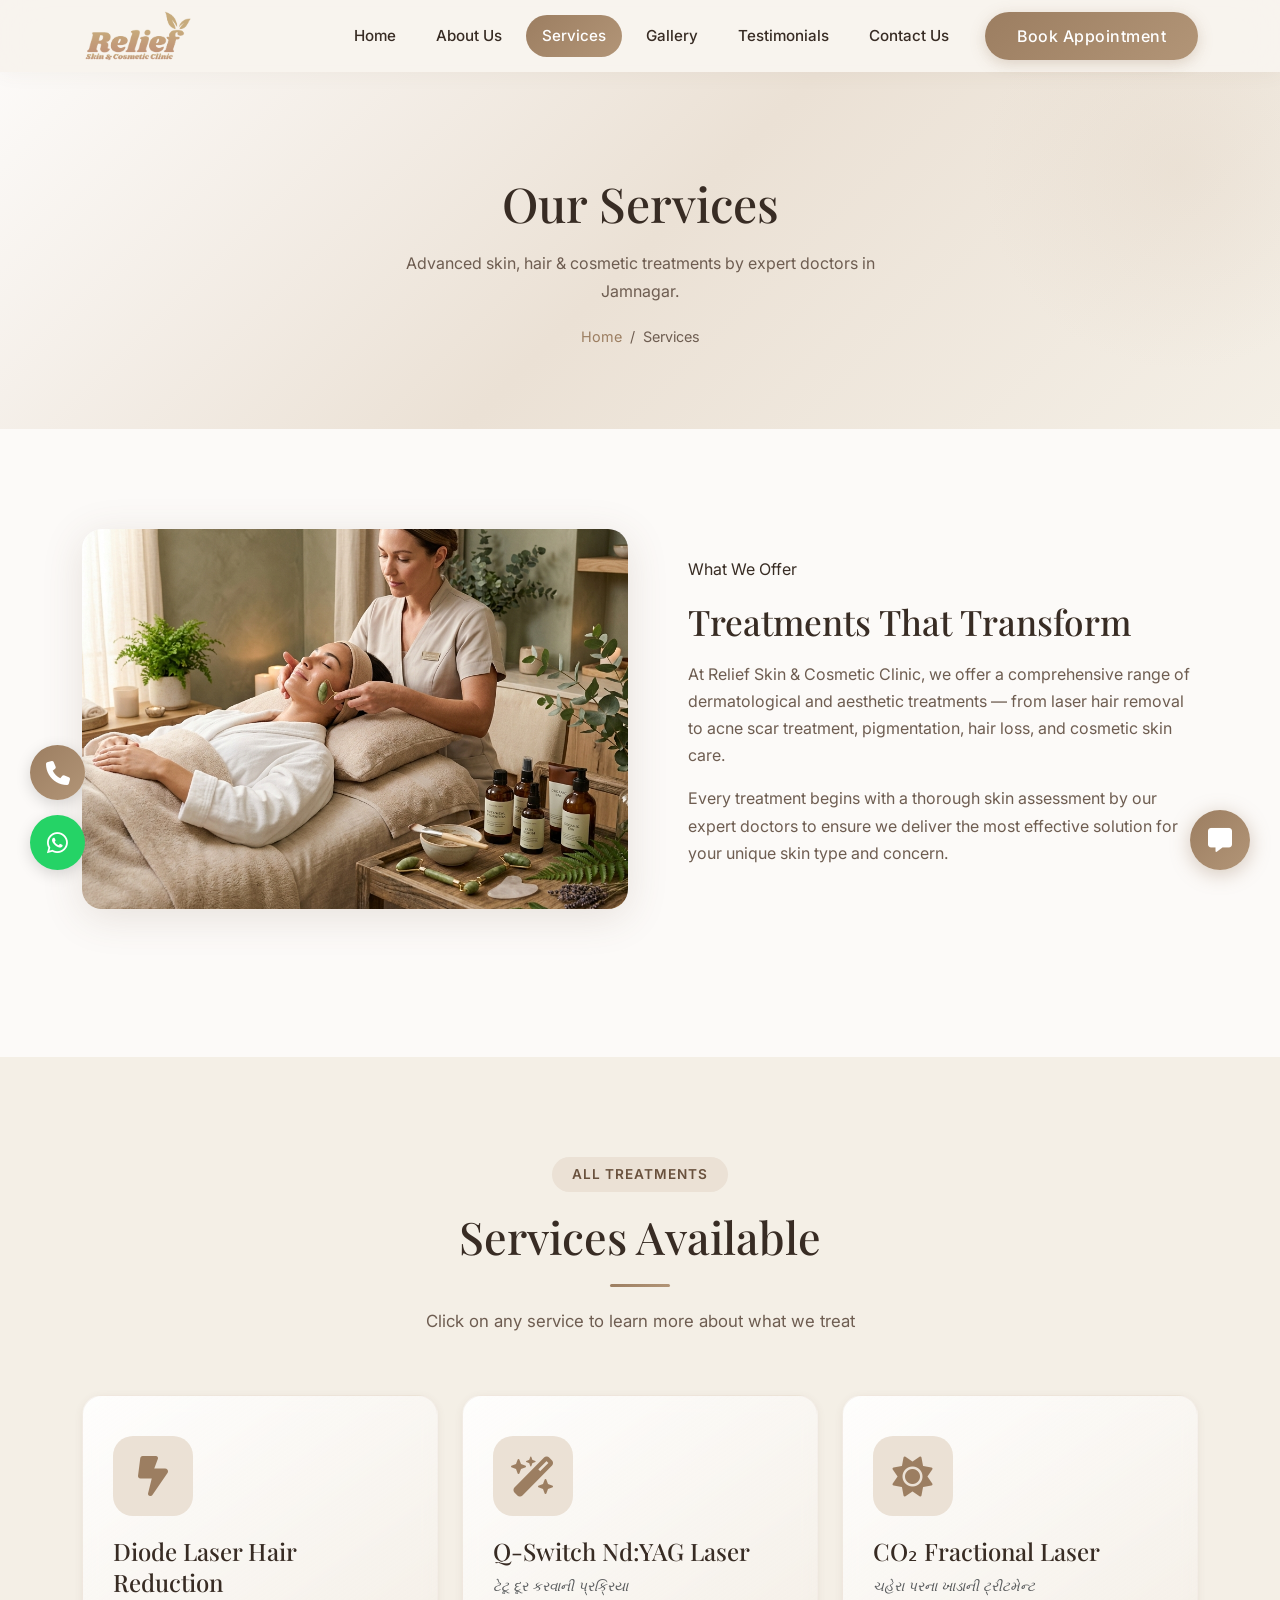
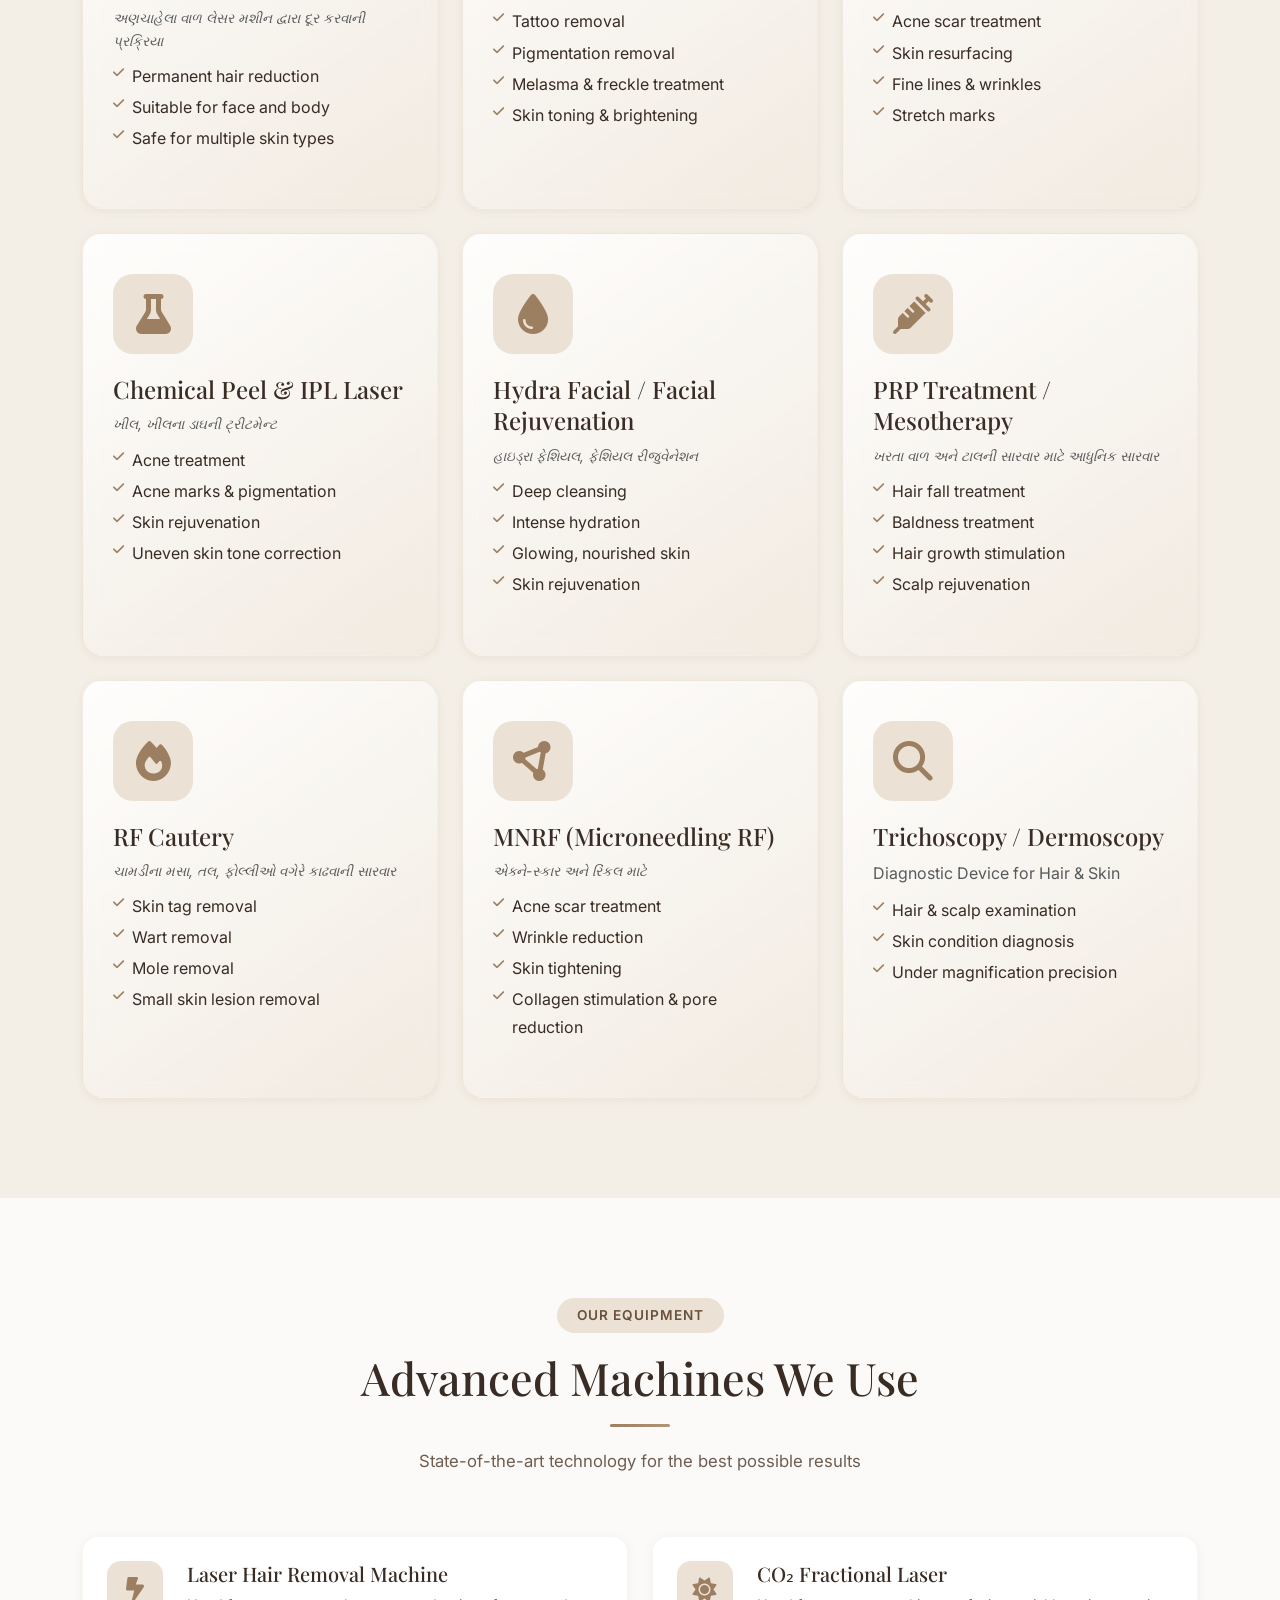
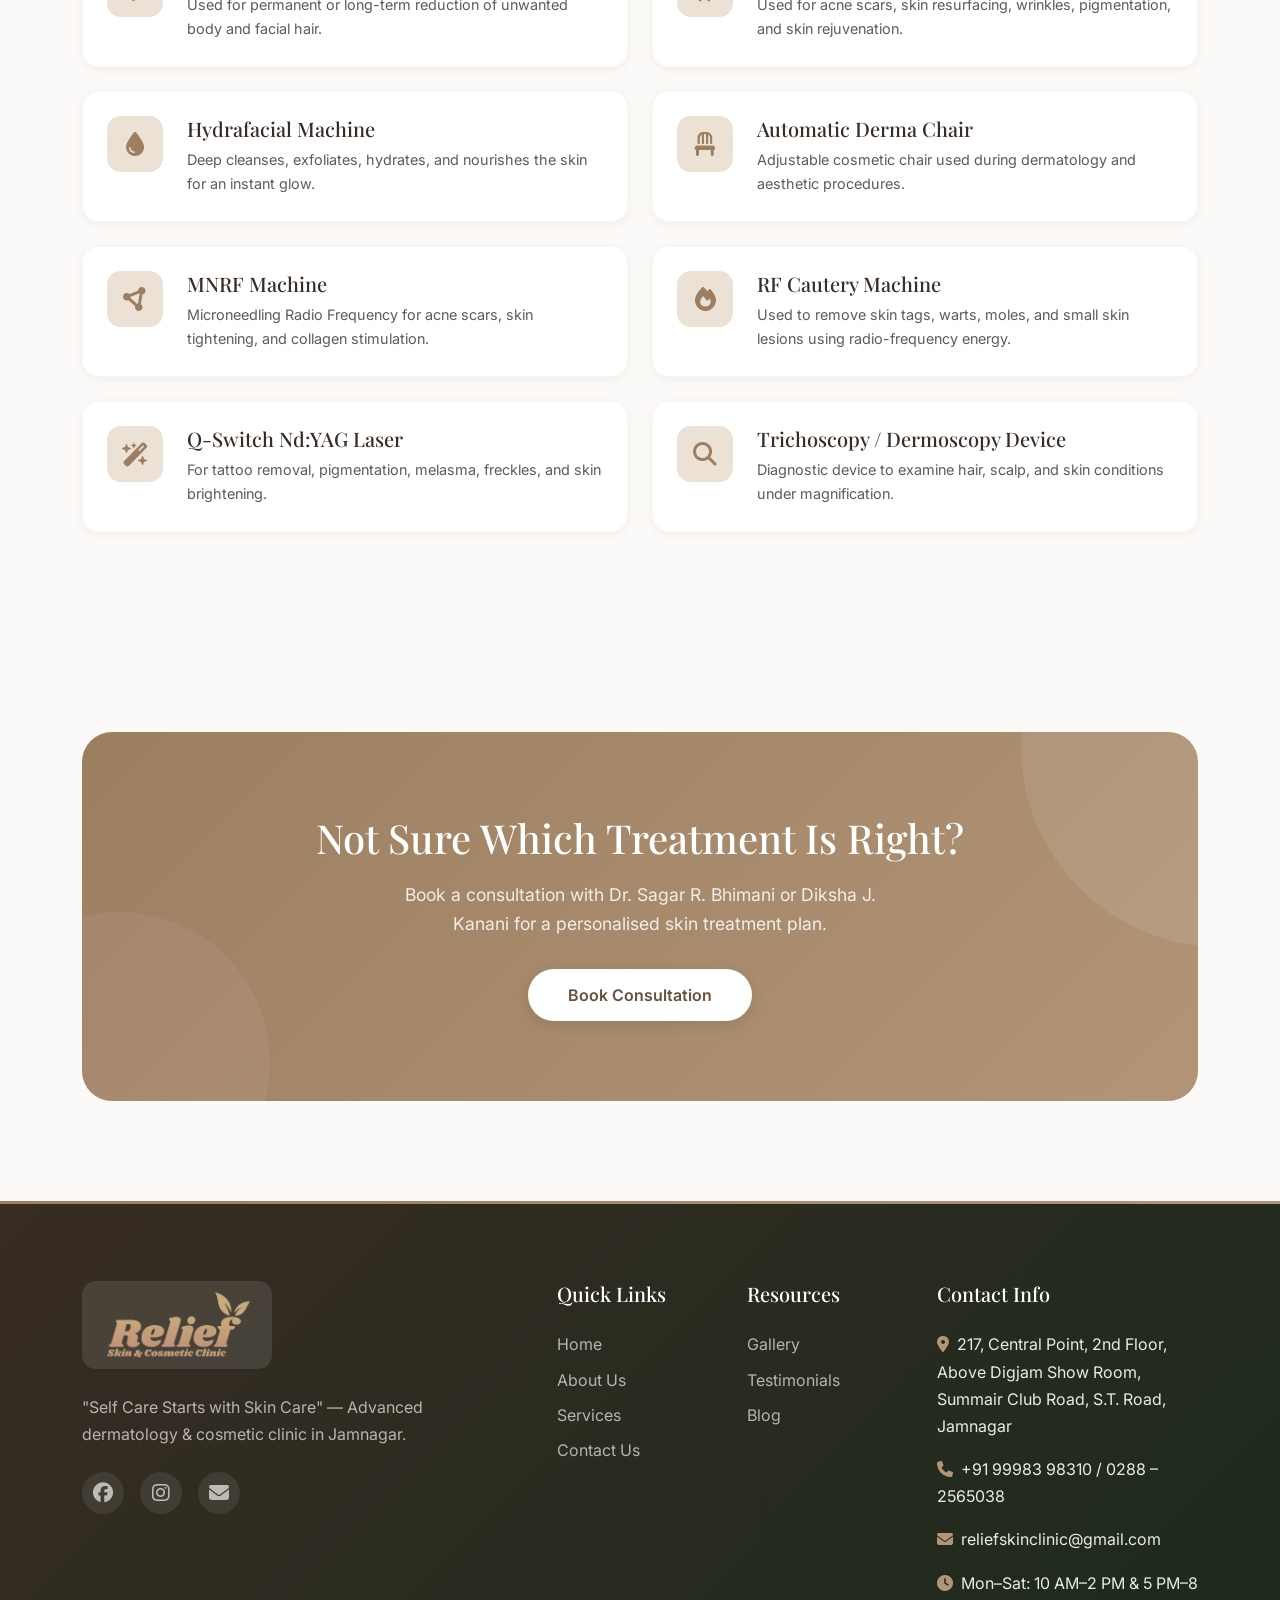
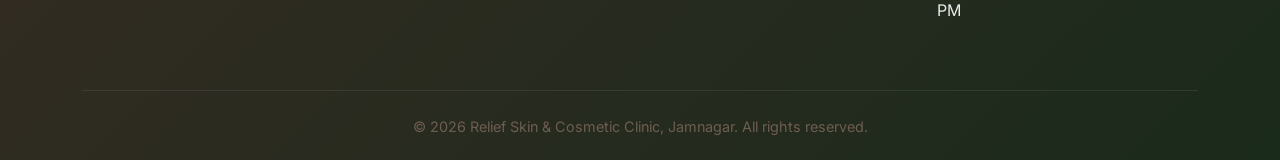
<file: services.html>
<!DOCTYPE html>
<html lang="en">
<head>
    <meta charset="UTF-8">
    <meta name="viewport" content="width=device-width, initial-scale=1.0">
    <title>Services | Relief Skin & Cosmetic Clinic | Jamnagar</title>
    <meta name="description" content="Explore all treatments at Relief Skin & Cosmetic Clinic Jamnagar — Laser Hair Removal, CO₂ Laser, Hydra Facial, Q-Switch, PRP, MNRF, RF Cautery, Chemical Peel & more.">
    <link rel="preconnect" href="https://fonts.googleapis.com">
    <link rel="preconnect" href="https://fonts.gstatic.com" crossorigin>
    <link href="https://fonts.googleapis.com/css2?family=Inter:wght@300;400;500;600;700&family=Playfair+Display:wght@400;600;700&display=swap" rel="stylesheet">
    <link href="https://cdn.jsdelivr.net/npm/bootstrap@5.3.0/dist/css/bootstrap.min.css" rel="stylesheet">
    <link rel="stylesheet" href="https://cdnjs.cloudflare.com/ajax/libs/font-awesome/6.4.0/css/all.min.css">
    <link rel="stylesheet" href="CSS/style.css">
</head>
<body>
    <nav class="navbar navbar-expand-lg navbar-light navbar-custom sticky-top" id="main-navbar">
        <div class="container">
            <a class="navbar-brand d-flex align-items-center" href="index.html">
                <img src="IMAGES/Logo/Relief logo_A.png" alt="Relief Skin & Cosmetic Clinic" class="clinic-logo">
            </a>
            <button class="navbar-toggler" type="button" data-bs-toggle="collapse" data-bs-target="#navbarNav">
                <span class="navbar-toggler-icon"></span>
            </button>
            <div class="collapse navbar-collapse" id="navbarNav">
                <ul class="navbar-nav ms-auto">
                    <li class="nav-item"><a class="nav-link" href="index.html">Home</a></li>
                    <li class="nav-item"><a class="nav-link" href="about.html">About Us</a></li>
                    <li class="nav-item"><a class="nav-link active" href="services.html">Services</a></li>
                    <li class="nav-item"><a class="nav-link" href="gallery.html">Gallery</a></li>
                    <li class="nav-item"><a class="nav-link" href="testimonials.html">Testimonials</a></li>
                    <li class="nav-item"><a class="nav-link" href="contact.html">Contact Us</a></li>
                </ul>
                <div class="d-flex ms-lg-3 mt-3 mt-lg-0">
                    <a href="appointment.html" class="btn btn-primary-custom">Book Appointment</a>
                </div>
            </div>
        </div>
    </nav>

    <div class="page-header">
        <div class="container">
            <h1>Our Services</h1>
            <p class="mt-3">Advanced skin, hair & cosmetic treatments by expert doctors in Jamnagar.</p>
            <div class="breadcrumb-custom">
                <a href="index.html">Home</a>
                <span>/</span>
                <span>Services</span>
            </div>
        </div>
    </div>

    <!-- Service Intro -->
    <section class="section-padding">
        <div class="container">
            <div class="row align-items-center mb-5">
                <div class="col-lg-6 mb-4 mb-lg-0">
                    <img src="IMAGES/facial-treatment.png" alt="Advanced skin treatment at Relief Skin Clinic Jamnagar" style="border-radius: 20px; box-shadow: var(--shadow-lg); width: 100%; height: 380px; object-fit: cover;">
                </div>
                <div class="col-lg-6 ps-lg-5">
                    <span class="section-label">What We Offer</span>
                    <h2 style="font-size: 2.2rem; margin: 16px 0;">Treatments That Transform</h2>
                    <p>At Relief Skin & Cosmetic Clinic, we offer a comprehensive range of dermatological and aesthetic treatments — from laser hair removal to acne scar treatment, pigmentation, hair loss, and cosmetic skin care.</p>
                    <p>Every treatment begins with a thorough skin assessment by our expert doctors to ensure we deliver the most effective solution for your unique skin type and concern.</p>
                </div>
            </div>
        </div>
    </section>

    <!-- All Services Grid -->
    <section class="section-padding bg-secondary-beige" id="all-services">
        <div class="container">
            <div class="section-title">
                <span class="section-label">All Treatments</span>
                <h2>Services Available</h2>
                <p>Click on any service to learn more about what we treat</p>
            </div>
            <div class="row g-4">

                <!-- 1. Diode Laser Hair Reduction -->
                <div class="col-md-6 col-lg-4">
                    <div class="service-card animate-on-scroll" style="text-align:left;">
                        <div class="service-icon"><i class="fa-solid fa-bolt-lightning"></i></div>
                        <h4>Diode Laser Hair Reduction</h4>
                        <p class="text-muted" style="font-style:italic; font-size:0.85rem; margin-bottom: 10px;">અણચાહેલા વાળ લેસર મશીન દ્વારા દૂર કરવાની પ્રક્રિયા</p>
                        <ul class="list-unstyled mt-2">
                            <li class="mb-1 d-flex gap-2"><i class="fa-solid fa-check text-green mt-1" style="font-size:0.8rem;"></i><span>Permanent hair reduction</span></li>
                            <li class="mb-1 d-flex gap-2"><i class="fa-solid fa-check text-green mt-1" style="font-size:0.8rem;"></i><span>Suitable for face and body</span></li>
                            <li class="mb-1 d-flex gap-2"><i class="fa-solid fa-check text-green mt-1" style="font-size:0.8rem;"></i><span>Safe for multiple skin types</span></li>
                        </ul>
                    </div>
                </div>

                <!-- 2. Q-Switched Nd:YAG Laser -->
                <div class="col-md-6 col-lg-4">
                    <div class="service-card animate-on-scroll" style="text-align:left;">
                        <div class="service-icon"><i class="fa-solid fa-wand-magic-sparkles"></i></div>
                        <h4>Q-Switch Nd:YAG Laser</h4>
                        <p class="text-muted" style="font-style:italic; font-size:0.85rem; margin-bottom: 10px;">ટેટૂ દૂર કરવાની પ્રક્રિયા</p>
                        <ul class="list-unstyled mt-2">
                            <li class="mb-1 d-flex gap-2"><i class="fa-solid fa-check text-green mt-1" style="font-size:0.8rem;"></i><span>Tattoo removal</span></li>
                            <li class="mb-1 d-flex gap-2"><i class="fa-solid fa-check text-green mt-1" style="font-size:0.8rem;"></i><span>Pigmentation removal</span></li>
                            <li class="mb-1 d-flex gap-2"><i class="fa-solid fa-check text-green mt-1" style="font-size:0.8rem;"></i><span>Melasma & freckle treatment</span></li>
                            <li class="mb-1 d-flex gap-2"><i class="fa-solid fa-check text-green mt-1" style="font-size:0.8rem;"></i><span>Skin toning & brightening</span></li>
                        </ul>
                    </div>
                </div>

                <!-- 3. CO2 Laser -->
                <div class="col-md-6 col-lg-4">
                    <div class="service-card animate-on-scroll" style="text-align:left;">
                        <div class="service-icon"><i class="fa-solid fa-sun"></i></div>
                        <h4>CO₂ Fractional Laser</h4>
                        <p class="text-muted" style="font-style:italic; font-size:0.85rem; margin-bottom: 10px;">ચહેરા પરના ખાડાની ટ્રીટમેન્ટ</p>
                        <ul class="list-unstyled mt-2">
                            <li class="mb-1 d-flex gap-2"><i class="fa-solid fa-check text-green mt-1" style="font-size:0.8rem;"></i><span>Acne scar treatment</span></li>
                            <li class="mb-1 d-flex gap-2"><i class="fa-solid fa-check text-green mt-1" style="font-size:0.8rem;"></i><span>Skin resurfacing</span></li>
                            <li class="mb-1 d-flex gap-2"><i class="fa-solid fa-check text-green mt-1" style="font-size:0.8rem;"></i><span>Fine lines & wrinkles</span></li>
                            <li class="mb-1 d-flex gap-2"><i class="fa-solid fa-check text-green mt-1" style="font-size:0.8rem;"></i><span>Stretch marks</span></li>
                        </ul>
                    </div>
                </div>

                <!-- 4. Chemical Peel & IPL -->
                <div class="col-md-6 col-lg-4">
                    <div class="service-card animate-on-scroll" style="text-align:left;">
                        <div class="service-icon"><i class="fa-solid fa-flask"></i></div>
                        <h4>Chemical Peel & IPL Laser</h4>
                        <p class="text-muted" style="font-style:italic; font-size:0.85rem; margin-bottom: 10px;">ખીલ, ખીલના ડાઘની ટ્રીટમેન્ટ</p>
                        <ul class="list-unstyled mt-2">
                            <li class="mb-1 d-flex gap-2"><i class="fa-solid fa-check text-green mt-1" style="font-size:0.8rem;"></i><span>Acne treatment</span></li>
                            <li class="mb-1 d-flex gap-2"><i class="fa-solid fa-check text-green mt-1" style="font-size:0.8rem;"></i><span>Acne marks & pigmentation</span></li>
                            <li class="mb-1 d-flex gap-2"><i class="fa-solid fa-check text-green mt-1" style="font-size:0.8rem;"></i><span>Skin rejuvenation</span></li>
                            <li class="mb-1 d-flex gap-2"><i class="fa-solid fa-check text-green mt-1" style="font-size:0.8rem;"></i><span>Uneven skin tone correction</span></li>
                        </ul>
                    </div>
                </div>

                <!-- 5. Hydra Facial -->
                <div class="col-md-6 col-lg-4">
                    <div class="service-card animate-on-scroll" style="text-align:left;">
                        <div class="service-icon"><i class="fa-solid fa-droplet"></i></div>
                        <h4>Hydra Facial / Facial Rejuvenation</h4>
                        <p class="text-muted" style="font-style:italic; font-size:0.85rem; margin-bottom: 10px;">હાઇડ્રા ફેશિયલ, ફેશિયલ રીજુવેનેશન</p>
                        <ul class="list-unstyled mt-2">
                            <li class="mb-1 d-flex gap-2"><i class="fa-solid fa-check text-green mt-1" style="font-size:0.8rem;"></i><span>Deep cleansing</span></li>
                            <li class="mb-1 d-flex gap-2"><i class="fa-solid fa-check text-green mt-1" style="font-size:0.8rem;"></i><span>Intense hydration</span></li>
                            <li class="mb-1 d-flex gap-2"><i class="fa-solid fa-check text-green mt-1" style="font-size:0.8rem;"></i><span>Glowing, nourished skin</span></li>
                            <li class="mb-1 d-flex gap-2"><i class="fa-solid fa-check text-green mt-1" style="font-size:0.8rem;"></i><span>Skin rejuvenation</span></li>
                        </ul>
                    </div>
                </div>

                <!-- 6. PRP / Mesotherapy -->
                <div class="col-md-6 col-lg-4">
                    <div class="service-card animate-on-scroll" style="text-align:left;">
                        <div class="service-icon"><i class="fa-solid fa-syringe"></i></div>
                        <h4>PRP Treatment / Mesotherapy</h4>
                        <p class="text-muted" style="font-style:italic; font-size:0.85rem; margin-bottom: 10px;">ખરતા વાળ અને ટાલની સારવાર માટે આધુનિક સારવાર</p>
                        <ul class="list-unstyled mt-2">
                            <li class="mb-1 d-flex gap-2"><i class="fa-solid fa-check text-green mt-1" style="font-size:0.8rem;"></i><span>Hair fall treatment</span></li>
                            <li class="mb-1 d-flex gap-2"><i class="fa-solid fa-check text-green mt-1" style="font-size:0.8rem;"></i><span>Baldness treatment</span></li>
                            <li class="mb-1 d-flex gap-2"><i class="fa-solid fa-check text-green mt-1" style="font-size:0.8rem;"></i><span>Hair growth stimulation</span></li>
                            <li class="mb-1 d-flex gap-2"><i class="fa-solid fa-check text-green mt-1" style="font-size:0.8rem;"></i><span>Scalp rejuvenation</span></li>
                        </ul>
                    </div>
                </div>

                <!-- 7. RF Cautery -->
                <div class="col-md-6 col-lg-4">
                    <div class="service-card animate-on-scroll" style="text-align:left;">
                        <div class="service-icon"><i class="fa-solid fa-fire"></i></div>
                        <h4>RF Cautery</h4>
                        <p class="text-muted" style="font-style:italic; font-size:0.85rem; margin-bottom: 10px;">ચામડીના મસા, તલ, ફોલ્લીઓ વગેરે કાઢવાની સારવાર</p>
                        <ul class="list-unstyled mt-2">
                            <li class="mb-1 d-flex gap-2"><i class="fa-solid fa-check text-green mt-1" style="font-size:0.8rem;"></i><span>Skin tag removal</span></li>
                            <li class="mb-1 d-flex gap-2"><i class="fa-solid fa-check text-green mt-1" style="font-size:0.8rem;"></i><span>Wart removal</span></li>
                            <li class="mb-1 d-flex gap-2"><i class="fa-solid fa-check text-green mt-1" style="font-size:0.8rem;"></i><span>Mole removal</span></li>
                            <li class="mb-1 d-flex gap-2"><i class="fa-solid fa-check text-green mt-1" style="font-size:0.8rem;"></i><span>Small skin lesion removal</span></li>
                        </ul>
                    </div>
                </div>

                <!-- 8. MNRF -->
                <div class="col-md-6 col-lg-4">
                    <div class="service-card animate-on-scroll" style="text-align:left;">
                        <div class="service-icon"><i class="fa-solid fa-circle-nodes"></i></div>
                        <h4>MNRF (Microneedling RF)</h4>
                        <p class="text-muted" style="font-style:italic; font-size:0.85rem; margin-bottom: 10px;">એક્ને-સ્કાર અને રિંકલ માટે</p>
                        <ul class="list-unstyled mt-2">
                            <li class="mb-1 d-flex gap-2"><i class="fa-solid fa-check text-green mt-1" style="font-size:0.8rem;"></i><span>Acne scar treatment</span></li>
                            <li class="mb-1 d-flex gap-2"><i class="fa-solid fa-check text-green mt-1" style="font-size:0.8rem;"></i><span>Wrinkle reduction</span></li>
                            <li class="mb-1 d-flex gap-2"><i class="fa-solid fa-check text-green mt-1" style="font-size:0.8rem;"></i><span>Skin tightening</span></li>
                            <li class="mb-1 d-flex gap-2"><i class="fa-solid fa-check text-green mt-1" style="font-size:0.8rem;"></i><span>Collagen stimulation & pore reduction</span></li>
                        </ul>
                    </div>
                </div>

                <!-- Trichoscopy / Dermoscopy -->
                <div class="col-md-6 col-lg-4">
                    <div class="service-card animate-on-scroll" style="text-align:left;">
                        <div class="service-icon"><i class="fa-solid fa-magnifying-glass"></i></div>
                        <h4>Trichoscopy / Dermoscopy</h4>
                        <p class="text-muted" style="margin-bottom: 10px;">Diagnostic Device for Hair & Skin</p>
                        <ul class="list-unstyled mt-2">
                            <li class="mb-1 d-flex gap-2"><i class="fa-solid fa-check text-green mt-1" style="font-size:0.8rem;"></i><span>Hair & scalp examination</span></li>
                            <li class="mb-1 d-flex gap-2"><i class="fa-solid fa-check text-green mt-1" style="font-size:0.8rem;"></i><span>Skin condition diagnosis</span></li>
                            <li class="mb-1 d-flex gap-2"><i class="fa-solid fa-check text-green mt-1" style="font-size:0.8rem;"></i><span>Under magnification precision</span></li>
                        </ul>
                    </div>
                </div>

            </div>
        </div>
    </section>

    <!-- Equipment Section -->
    <section class="section-padding" id="equipment">
        <div class="container">
            <div class="section-title">
                <span class="section-label">Our Equipment</span>
                <h2>Advanced Machines We Use</h2>
                <p>State-of-the-art technology for the best possible results</p>
            </div>
            <div class="row g-4">
                <div class="col-md-6">
                    <div class="d-flex gap-4 p-4" style="background: var(--white); border-radius: 16px; box-shadow: var(--shadow-sm); border: 1px solid rgba(213,194,175,0.15); height:100%;">
                        <div style="min-width: 56px; height: 56px; background: var(--mint-green); border-radius: 14px; display:flex; align-items:center; justify-content:center; color: var(--primary-green); font-size: 1.5rem;">
                            <i class="fa-solid fa-bolt-lightning"></i>
                        </div>
                        <div>
                            <h5 style="margin-bottom: 6px;">Laser Hair Removal Machine</h5>
                            <p class="text-muted mb-0" style="font-size:0.9rem;">Used for permanent or long-term reduction of unwanted body and facial hair.</p>
                        </div>
                    </div>
                </div>
                <div class="col-md-6">
                    <div class="d-flex gap-4 p-4" style="background: var(--white); border-radius: 16px; box-shadow: var(--shadow-sm); border: 1px solid rgba(213,194,175,0.15); height:100%;">
                        <div style="min-width: 56px; height: 56px; background: var(--mint-green); border-radius: 14px; display:flex; align-items:center; justify-content:center; color: var(--primary-green); font-size: 1.5rem;">
                            <i class="fa-solid fa-sun"></i>
                        </div>
                        <div>
                            <h5 style="margin-bottom: 6px;">CO₂ Fractional Laser</h5>
                            <p class="text-muted mb-0" style="font-size:0.9rem;">Used for acne scars, skin resurfacing, wrinkles, pigmentation, and skin rejuvenation.</p>
                        </div>
                    </div>
                </div>
                <div class="col-md-6">
                    <div class="d-flex gap-4 p-4" style="background: var(--white); border-radius: 16px; box-shadow: var(--shadow-sm); border: 1px solid rgba(213,194,175,0.15); height:100%;">
                        <div style="min-width: 56px; height: 56px; background: var(--mint-green); border-radius: 14px; display:flex; align-items:center; justify-content:center; color: var(--primary-green); font-size: 1.5rem;">
                            <i class="fa-solid fa-droplet"></i>
                        </div>
                        <div>
                            <h5 style="margin-bottom: 6px;">Hydrafacial Machine</h5>
                            <p class="text-muted mb-0" style="font-size:0.9rem;">Deep cleanses, exfoliates, hydrates, and nourishes the skin for an instant glow.</p>
                        </div>
                    </div>
                </div>
                <div class="col-md-6">
                    <div class="d-flex gap-4 p-4" style="background: var(--white); border-radius: 16px; box-shadow: var(--shadow-sm); border: 1px solid rgba(213,194,175,0.15); height:100%;">
                        <div style="min-width: 56px; height: 56px; background: var(--mint-green); border-radius: 14px; display:flex; align-items:center; justify-content:center; color: var(--primary-green); font-size: 1.5rem;">
                            <i class="fa-solid fa-chair"></i>
                        </div>
                        <div>
                            <h5 style="margin-bottom: 6px;">Automatic Derma Chair</h5>
                            <p class="text-muted mb-0" style="font-size:0.9rem;">Adjustable cosmetic chair used during dermatology and aesthetic procedures.</p>
                        </div>
                    </div>
                </div>
                <div class="col-md-6">
                    <div class="d-flex gap-4 p-4" style="background: var(--white); border-radius: 16px; box-shadow: var(--shadow-sm); border: 1px solid rgba(213,194,175,0.15); height:100%;">
                        <div style="min-width: 56px; height: 56px; background: var(--mint-green); border-radius: 14px; display:flex; align-items:center; justify-content:center; color: var(--primary-green); font-size: 1.5rem;">
                            <i class="fa-solid fa-circle-nodes"></i>
                        </div>
                        <div>
                            <h5 style="margin-bottom: 6px;">MNRF Machine</h5>
                            <p class="text-muted mb-0" style="font-size:0.9rem;">Microneedling Radio Frequency for acne scars, skin tightening, and collagen stimulation.</p>
                        </div>
                    </div>
                </div>
                <div class="col-md-6">
                    <div class="d-flex gap-4 p-4" style="background: var(--white); border-radius: 16px; box-shadow: var(--shadow-sm); border: 1px solid rgba(213,194,175,0.15); height:100%;">
                        <div style="min-width: 56px; height: 56px; background: var(--mint-green); border-radius: 14px; display:flex; align-items:center; justify-content:center; color: var(--primary-green); font-size: 1.5rem;">
                            <i class="fa-solid fa-fire"></i>
                        </div>
                        <div>
                            <h5 style="margin-bottom: 6px;">RF Cautery Machine</h5>
                            <p class="text-muted mb-0" style="font-size:0.9rem;">Used to remove skin tags, warts, moles, and small skin lesions using radio-frequency energy.</p>
                        </div>
                    </div>
                </div>
                <div class="col-md-6">
                    <div class="d-flex gap-4 p-4" style="background: var(--white); border-radius: 16px; box-shadow: var(--shadow-sm); border: 1px solid rgba(213,194,175,0.15); height:100%;">
                        <div style="min-width: 56px; height: 56px; background: var(--mint-green); border-radius: 14px; display:flex; align-items:center; justify-content:center; color: var(--primary-green); font-size: 1.5rem;">
                            <i class="fa-solid fa-wand-magic-sparkles"></i>
                        </div>
                        <div>
                            <h5 style="margin-bottom: 6px;">Q-Switch Nd:YAG Laser</h5>
                            <p class="text-muted mb-0" style="font-size:0.9rem;">For tattoo removal, pigmentation, melasma, freckles, and skin brightening.</p>
                        </div>
                    </div>
                </div>
                <div class="col-md-6">
                    <div class="d-flex gap-4 p-4" style="background: var(--white); border-radius: 16px; box-shadow: var(--shadow-sm); border: 1px solid rgba(213,194,175,0.15); height:100%;">
                        <div style="min-width: 56px; height: 56px; background: var(--mint-green); border-radius: 14px; display:flex; align-items:center; justify-content:center; color: var(--primary-green); font-size: 1.5rem;">
                            <i class="fa-solid fa-magnifying-glass"></i>
                        </div>
                        <div>
                            <h5 style="margin-bottom: 6px;">Trichoscopy / Dermoscopy Device</h5>
                            <p class="text-muted mb-0" style="font-size:0.9rem;">Diagnostic device to examine hair, scalp, and skin conditions under magnification.</p>
                        </div>
                    </div>
                </div>
            </div>
        </div>
    </section>

    <!-- CTA -->
    <section class="section-padding">
        <div class="container">
            <div class="cta-banner">
                <h2>Not Sure Which Treatment Is Right?</h2>
                <p>Book a consultation with Dr. Sagar R. Bhimani or Diksha J. Kanani for a personalised skin treatment plan.</p>
                <a href="appointment.html" class="btn btn-cta-white">Book Consultation</a>
            </div>
        </div>
    </section>

    <footer class="footer">
        <div class="container">
            <div class="row g-4">
                <div class="col-lg-4">
                    <div class="footer-logo-wrap">
                        <img src="IMAGES/Logo/Relief logo_A.png" alt="Relief Skin &amp; Cosmetic Clinic">
                    </div>
                    <p style="color: rgba(255,255,255,0.65);">&quot;Self Care Starts with Skin Care&quot; &mdash; Advanced dermatology &amp; cosmetic clinic in Jamnagar.</p>
                    <div class="d-flex gap-3 mt-4 social-links">
                        <a href="#"><i class="fa-brands fa-facebook fs-5"></i></a>
                        <a href="#"><i class="fa-brands fa-instagram fs-5"></i></a>
                        <a href="mailto:reliefskinclinic@gmail.com"><i class="fa-solid fa-envelope fs-5"></i></a>
                    </div>
                </div>
                <div class="col-lg-2 offset-lg-1">
                    <h5 class="mb-4">Quick Links</h5>
                    <ul class="list-unstyled">
                        <li class="mb-2"><a href="index.html">Home</a></li>
                        <li class="mb-2"><a href="about.html">About Us</a></li>
                        <li class="mb-2"><a href="services.html">Services</a></li>
                        <li class="mb-2"><a href="contact.html">Contact Us</a></li>
                    </ul>
                </div>
                <div class="col-lg-2">
                    <h5 class="mb-4">Resources</h5>
                    <ul class="list-unstyled">
                        <li class="mb-2"><a href="gallery.html">Gallery</a></li>
                        <li class="mb-2"><a href="testimonials.html">Testimonials</a></li>
                        <li class="mb-2"><a href="blog.html">Blog</a></li>
                    </ul>
                </div>
                <div class="col-lg-3">
                    <h5 class="mb-4">Contact Info</h5>
                    <ul class="list-unstyled">
                        <li class="mb-3"><i class="fa-solid fa-location-dot me-2" style="color: var(--sage-green);"></i>217, Central Point, 2nd Floor, Above Digjam Show Room, Summair Club Road, S.T. Road, Jamnagar</li>
                        <li class="mb-3"><i class="fa-solid fa-phone me-2" style="color: var(--sage-green);"></i>+91 99983 98310 / 0288 – 2565038</li>
                        <li class="mb-3"><i class="fa-solid fa-envelope me-2" style="color: var(--sage-green);"></i>reliefskinclinic@gmail.com</li>
                        <li class="mb-3"><i class="fa-solid fa-clock me-2" style="color: var(--sage-green);"></i>Mon–Sat: 10 AM–2 PM & 5 PM–8 PM</li>
                    </ul>
                </div>
            </div>
            <div class="footer-bottom">
                <p class="mb-0">&copy; 2026 Relief Skin & Cosmetic Clinic, Jamnagar. All rights reserved.</p>
            </div>
        </div>
    </footer>

    <script src="https://cdn.jsdelivr.net/npm/bootstrap@5.3.0/dist/js/bootstrap.bundle.min.js"></script>
    <script src="JS/script.js"></script>
    <script src="JS/chatbot.js"></script>
</body>
</html>
</file>
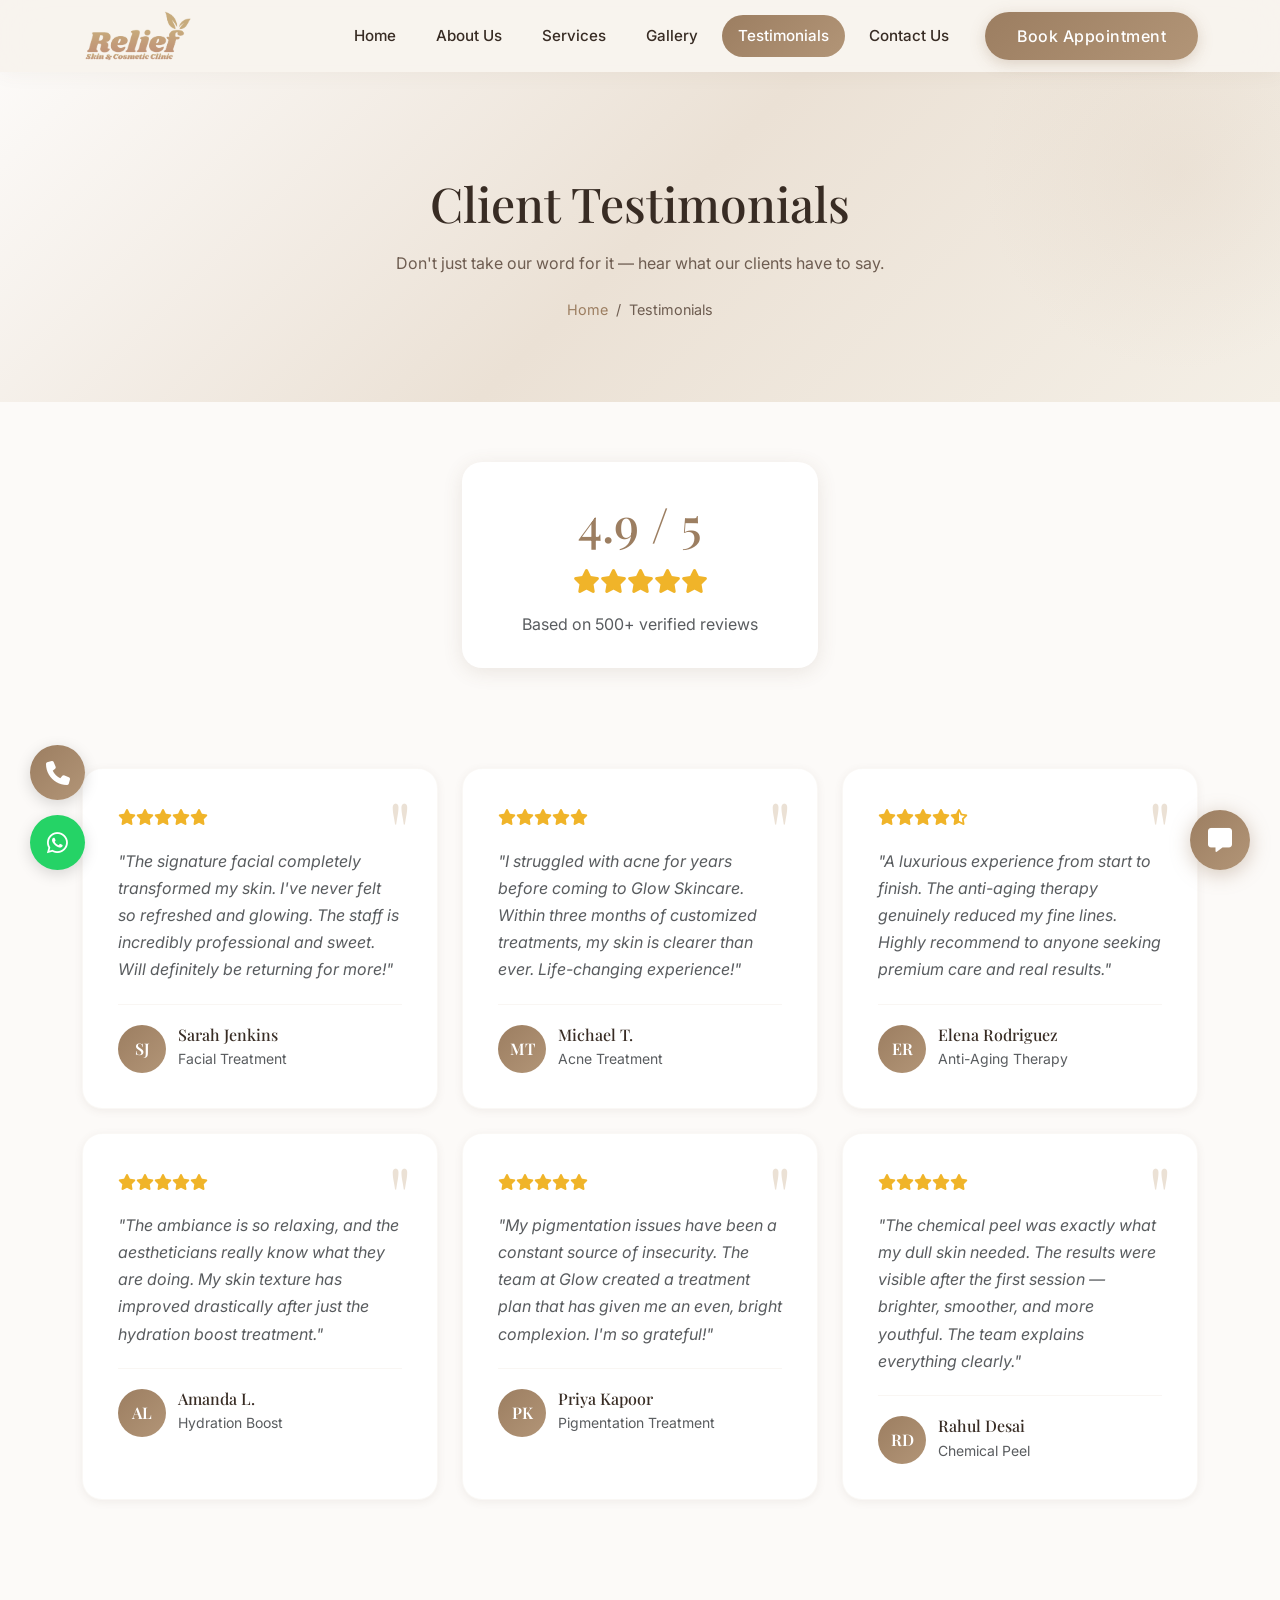
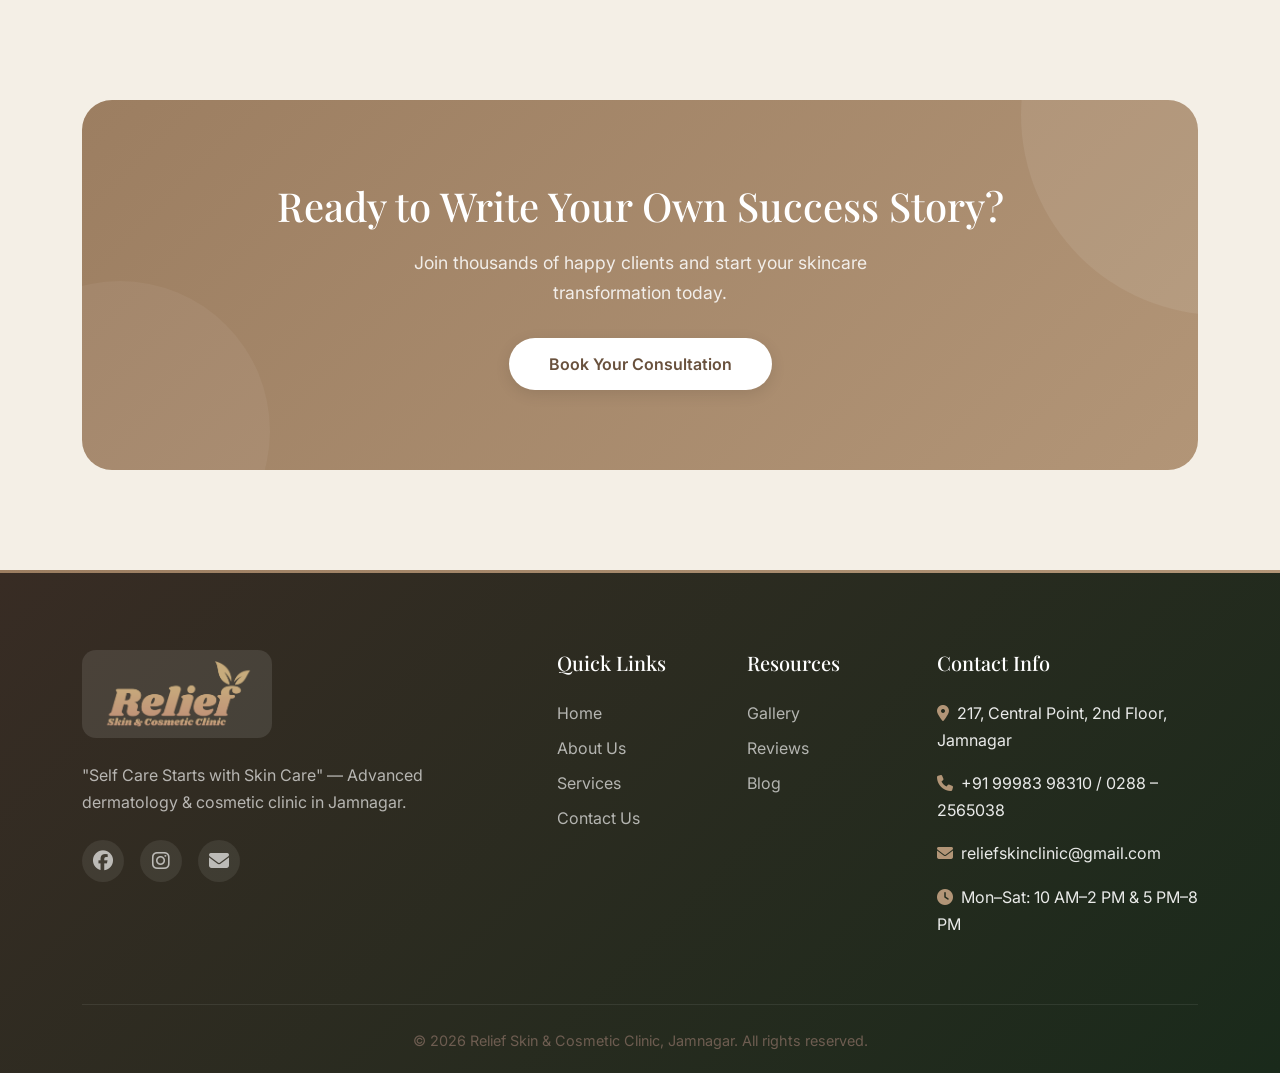
<file: testimonials.html>
<!doctype html>
<html lang="en">
  <head>
    <meta charset="UTF-8" />
    <meta name="viewport" content="width=device-width, initial-scale=1.0" />
    <title>Testimonials | Relief Skin & Cosmetic Clinic | Jamnagar</title>
    <meta
      name="description"
      content="Read patient reviews and testimonials from Relief Skin & Cosmetic Clinic Jamnagar — Dr. Sagar R. Bhimani & Diksha J. Kanani."
    />
    <link rel="preconnect" href="https://fonts.googleapis.com" />
    <link rel="preconnect" href="https://fonts.gstatic.com" crossorigin />
    <link
      href="https://fonts.googleapis.com/css2?family=Inter:wght@300;400;500;600;700&family=Playfair+Display:wght@400;600;700&display=swap"
      rel="stylesheet"
    />
    <link
      href="https://cdn.jsdelivr.net/npm/bootstrap@5.3.0/dist/css/bootstrap.min.css"
      rel="stylesheet"
    />
    <link
      rel="stylesheet"
      href="https://cdnjs.cloudflare.com/ajax/libs/font-awesome/6.4.0/css/all.min.css"
    />
    <link rel="stylesheet" href="CSS/style.css" />
  </head>
  <body>
    <nav
      class="navbar navbar-expand-lg navbar-light navbar-custom sticky-top"
      id="main-navbar"
    >
      <div class="container">
        <a class="navbar-brand d-flex align-items-center" href="index.html">
          <img
            src="IMAGES/Logo/Relief logo_A.png"
            alt="Relief Skin & Cosmetic Clinic"
            class="clinic-logo"
          />
        </a>
        <button
          class="navbar-toggler"
          type="button"
          data-bs-toggle="collapse"
          data-bs-target="#navbarNav"
        >
          <span class="navbar-toggler-icon"></span>
        </button>
        <div class="collapse navbar-collapse" id="navbarNav">
          <ul class="navbar-nav ms-auto">
            <li class="nav-item">
              <a class="nav-link" href="index.html">Home</a>
            </li>
            <li class="nav-item">
              <a class="nav-link" href="about.html">About Us</a>
            </li>
            <li class="nav-item">
              <a class="nav-link" href="services.html">Services</a>
            </li>
            <li class="nav-item">
              <a class="nav-link" href="gallery.html">Gallery</a>
            </li>
            <li class="nav-item">
              <a class="nav-link active" href="testimonials.html"
                >Testimonials</a
              >
            </li>
            <li class="nav-item">
              <a class="nav-link" href="contact.html">Contact Us</a>
            </li>
          </ul>
          <div class="d-flex ms-lg-3 mt-3 mt-lg-0">
            <a href="appointment.html" class="btn btn-primary-custom"
              >Book Appointment</a
            >
          </div>
        </div>
      </div>
    </nav>

    <div class="page-header">
      <div class="container">
        <h1>Client Testimonials</h1>
        <p class="mt-3">
          Don't just take our word for it — hear what our clients have to say.
        </p>
        <div class="breadcrumb-custom">
          <a href="index.html">Home</a>
          <span>/</span>
          <span>Testimonials</span>
        </div>
      </div>
    </div>

    <!-- Overall Rating -->
    <section style="padding: 60px 0 0">
      <div class="container">
        <div class="text-center">
          <div
            style="
              background: var(--white);
              display: inline-block;
              padding: 30px 60px;
              border-radius: 20px;
              box-shadow: var(--shadow-md);
            "
          >
            <h2 class="text-green mb-2" style="font-size: 3rem">4.9 / 5</h2>
            <div class="testimonial-stars mb-2" style="font-size: 1.5rem">
              <i class="fa-solid fa-star"></i><i class="fa-solid fa-star"></i
              ><i class="fa-solid fa-star"></i><i class="fa-solid fa-star"></i
              ><i class="fa-solid fa-star"></i>
            </div>
            <p class="text-muted mb-0">Based on 500+ verified reviews</p>
          </div>
        </div>
      </div>
    </section>

    <!-- Testimonials Grid -->
    <section class="section-padding">
      <div class="container">
        <div class="row g-4">
          <div class="col-md-6 col-lg-4">
            <div class="testimonial-card animate-on-scroll">
              <div class="testimonial-stars">
                <i class="fa-solid fa-star"></i><i class="fa-solid fa-star"></i
                ><i class="fa-solid fa-star"></i><i class="fa-solid fa-star"></i
                ><i class="fa-solid fa-star"></i>
              </div>
              <p class="fst-italic text-muted">
                "The signature facial completely transformed my skin. I've never
                felt so refreshed and glowing. The staff is incredibly
                professional and sweet. Will definitely be returning for more!"
              </p>
              <div class="testimonial-author">
                <div class="testimonial-avatar">SJ</div>
                <div>
                  <h6
                    class="mb-0"
                    style="font-family: &quot;Playfair Display&quot;, serif"
                  >
                    Sarah Jenkins
                  </h6>
                  <small class="text-muted">Facial Treatment</small>
                </div>
              </div>
            </div>
          </div>
          <div class="col-md-6 col-lg-4">
            <div class="testimonial-card animate-on-scroll">
              <div class="testimonial-stars">
                <i class="fa-solid fa-star"></i><i class="fa-solid fa-star"></i
                ><i class="fa-solid fa-star"></i><i class="fa-solid fa-star"></i
                ><i class="fa-solid fa-star"></i>
              </div>
              <p class="fst-italic text-muted">
                "I struggled with acne for years before coming to Glow Skincare.
                Within three months of customized treatments, my skin is clearer
                than ever. Life-changing experience!"
              </p>
              <div class="testimonial-author">
                <div class="testimonial-avatar">MT</div>
                <div>
                  <h6
                    class="mb-0"
                    style="font-family: &quot;Playfair Display&quot;, serif"
                  >
                    Michael T.
                  </h6>
                  <small class="text-muted">Acne Treatment</small>
                </div>
              </div>
            </div>
          </div>
          <div class="col-md-6 col-lg-4">
            <div class="testimonial-card animate-on-scroll">
              <div class="testimonial-stars">
                <i class="fa-solid fa-star"></i><i class="fa-solid fa-star"></i
                ><i class="fa-solid fa-star"></i><i class="fa-solid fa-star"></i
                ><i class="fa-solid fa-star-half-stroke"></i>
              </div>
              <p class="fst-italic text-muted">
                "A luxurious experience from start to finish. The anti-aging
                therapy genuinely reduced my fine lines. Highly recommend to
                anyone seeking premium care and real results."
              </p>
              <div class="testimonial-author">
                <div class="testimonial-avatar">ER</div>
                <div>
                  <h6
                    class="mb-0"
                    style="font-family: &quot;Playfair Display&quot;, serif"
                  >
                    Elena Rodriguez
                  </h6>
                  <small class="text-muted">Anti-Aging Therapy</small>
                </div>
              </div>
            </div>
          </div>
          <div class="col-md-6 col-lg-4">
            <div class="testimonial-card animate-on-scroll">
              <div class="testimonial-stars">
                <i class="fa-solid fa-star"></i><i class="fa-solid fa-star"></i
                ><i class="fa-solid fa-star"></i><i class="fa-solid fa-star"></i
                ><i class="fa-solid fa-star"></i>
              </div>
              <p class="fst-italic text-muted">
                "The ambiance is so relaxing, and the aestheticians really know
                what they are doing. My skin texture has improved drastically
                after just the hydration boost treatment."
              </p>
              <div class="testimonial-author">
                <div class="testimonial-avatar">AL</div>
                <div>
                  <h6
                    class="mb-0"
                    style="font-family: &quot;Playfair Display&quot;, serif"
                  >
                    Amanda L.
                  </h6>
                  <small class="text-muted">Hydration Boost</small>
                </div>
              </div>
            </div>
          </div>
          <div class="col-md-6 col-lg-4">
            <div class="testimonial-card animate-on-scroll">
              <div class="testimonial-stars">
                <i class="fa-solid fa-star"></i><i class="fa-solid fa-star"></i
                ><i class="fa-solid fa-star"></i><i class="fa-solid fa-star"></i
                ><i class="fa-solid fa-star"></i>
              </div>
              <p class="fst-italic text-muted">
                "My pigmentation issues have been a constant source of
                insecurity. The team at Glow created a treatment plan that has
                given me an even, bright complexion. I'm so grateful!"
              </p>
              <div class="testimonial-author">
                <div class="testimonial-avatar">PK</div>
                <div>
                  <h6
                    class="mb-0"
                    style="font-family: &quot;Playfair Display&quot;, serif"
                  >
                    Priya Kapoor
                  </h6>
                  <small class="text-muted">Pigmentation Treatment</small>
                </div>
              </div>
            </div>
          </div>
          <div class="col-md-6 col-lg-4">
            <div class="testimonial-card animate-on-scroll">
              <div class="testimonial-stars">
                <i class="fa-solid fa-star"></i><i class="fa-solid fa-star"></i
                ><i class="fa-solid fa-star"></i><i class="fa-solid fa-star"></i
                ><i class="fa-solid fa-star"></i>
              </div>
              <p class="fst-italic text-muted">
                "The chemical peel was exactly what my dull skin needed. The
                results were visible after the first session — brighter,
                smoother, and more youthful. The team explains everything
                clearly."
              </p>
              <div class="testimonial-author">
                <div class="testimonial-avatar">RD</div>
                <div>
                  <h6
                    class="mb-0"
                    style="font-family: &quot;Playfair Display&quot;, serif"
                  >
                    Rahul Desai
                  </h6>
                  <small class="text-muted">Chemical Peel</small>
                </div>
              </div>
            </div>
          </div>
        </div>
      </div>
    </section>

    <!-- CTA -->
    <section class="section-padding bg-secondary-beige">
      <div class="container">
        <div class="cta-banner">
          <h2>Ready to Write Your Own Success Story?</h2>
          <p>
            Join thousands of happy clients and start your skincare
            transformation today.
          </p>
          <a href="appointment.html" class="btn btn-cta-white"
            >Book Your Consultation</a
          >
        </div>
      </div>
    </section>

    <footer class="footer">
      <div class="container">
        <div class="row g-4">
          <div class="col-lg-4">
            <div class="footer-logo-wrap">
              <img
                src="IMAGES/Logo/Relief logo_A.png"
                alt="Relief Skin &amp; Cosmetic Clinic"
              />
            </div>
            <p style="color: rgba(255, 255, 255, 0.65)">
              "Self Care Starts with Skin Care" &mdash; Advanced dermatology
              &amp; cosmetic clinic in Jamnagar.
            </p>
            <div class="d-flex gap-3 mt-4 social-links">
              <a href="#"><i class="fa-brands fa-facebook fs-5"></i></a>
              <a href="#"><i class="fa-brands fa-instagram fs-5"></i></a>
              <a href="mailto:reliefskinclinic@gmail.com"
                ><i class="fa-solid fa-envelope fs-5"></i
              ></a>
            </div>
          </div>
          <div class="col-lg-2 offset-lg-1">
            <h5 class="mb-4">Quick Links</h5>
            <ul class="list-unstyled">
              <li class="mb-2"><a href="index.html">Home</a></li>
              <li class="mb-2"><a href="about.html">About Us</a></li>
              <li class="mb-2"><a href="services.html">Services</a></li>
              <li class="mb-2"><a href="contact.html">Contact Us</a></li>
            </ul>
          </div>
          <div class="col-lg-2">
            <h5 class="mb-4">Resources</h5>
            <ul class="list-unstyled">
              <li class="mb-2"><a href="gallery.html">Gallery</a></li>
              <li class="mb-2"><a href="testimonials.html">Reviews</a></li>
              <li class="mb-2"><a href="blog.html">Blog</a></li>
            </ul>
          </div>
          <div class="col-lg-3">
            <h5 class="mb-4">Contact Info</h5>
            <ul class="list-unstyled">
              <li class="mb-3">
                <i
                  class="fa-solid fa-location-dot me-2"
                  style="color: var(--sage-green)"
                ></i
                >217, Central Point, 2nd Floor, Jamnagar
              </li>
              <li class="mb-3">
                <i
                  class="fa-solid fa-phone me-2"
                  style="color: var(--sage-green)"
                ></i
                >+91 99983 98310 / 0288 – 2565038
              </li>
              <li class="mb-3">
                <i
                  class="fa-solid fa-envelope me-2"
                  style="color: var(--sage-green)"
                ></i
                >reliefskinclinic@gmail.com
              </li>
              <li class="mb-3">
                <i
                  class="fa-solid fa-clock me-2"
                  style="color: var(--sage-green)"
                ></i
                >Mon–Sat: 10 AM–2 PM &amp; 5 PM–8 PM
              </li>
            </ul>
          </div>
        </div>
        <div class="footer-bottom">
          <p class="mb-0">
            &copy; 2026 Relief Skin &amp; Cosmetic Clinic, Jamnagar. All rights
            reserved.
          </p>
        </div>
      </div>
    </footer>

    <script src="https://cdn.jsdelivr.net/npm/bootstrap@5.3.0/dist/js/bootstrap.bundle.min.js"></script>
    <script src="JS/script.js"></script>
    <script src="JS/chatbot.js"></script>
  </body>
</html>
</file>
<file: CSS/style.css>
/* ===================================================
   GLOW SKINCARE — Premium Warm Beige Theme
   =================================================== */

:root {
  /* Beige Palette */
  --primary-beige: #FCFAF8;
  --secondary-beige: #F4EFE6;
  --dark-beige: #CBB9A0;
  --warm-beige: #B89F7D;

  /* Green Palette */
  --primary-green: #9C7E61;
  --light-green: #D5C2AF;
  --dark-green: #69513D;
  --mint-green: #EBE1D5;
  --sage-green: #B29577;

  /* Neutral */
  --text-dark: #382C24;
  --text-muted: #6E5D51;
  --white: #FFFFFF;
  --accent-color: #9C7E61;
  --accent-hover: #69513D;

  /* Gradients */
  --gradient-hero: linear-gradient(135deg, #FCFAF8 0%, #EBE1D5 50%, #F4EFE6 100%);
  --gradient-green: linear-gradient(135deg, #9C7E61, #B29577);
  --gradient-card: linear-gradient(145deg, rgba(255,255,255,0.9), rgba(235,225,213,0.3));

  /* Shadows */
  --shadow-sm: 0 2px 8px rgba(105,81,61,0.08);
  --shadow-md: 0 4px 20px rgba(105,81,61,0.12);
  --shadow-lg: 0 8px 40px rgba(105,81,61,0.15);
  --shadow-glow: 0 0 30px rgba(156,126,97,0.2);
}

/* ===== GLOBAL RESETS & BASE ===== */
* {
  margin: 0;
  padding: 0;
  box-sizing: border-box;
}

html {
  scroll-behavior: smooth;
}

body {
  font-family: 'Inter', 'Segoe UI', Roboto, Helvetica, Arial, sans-serif;
  color: var(--text-dark);
  background-color: var(--primary-beige);
  line-height: 1.7;
  overflow-x: hidden;
}

h1, h2, h3, h4, h5, h6 {
  font-family: 'Playfair Display', serif;
  color: var(--text-dark);
  line-height: 1.3;
}

p {
  color: var(--text-muted);
}

img {
  max-width: 100%;
  height: auto;
}

/* ===== UTILITY CLASSES ===== */
.bg-beige {
  background-color: var(--primary-beige) !important;
}

.bg-secondary-beige {
  background-color: var(--secondary-beige) !important;
}

.bg-mint {
  background-color: var(--mint-green) !important;
}

.text-accent {
  color: var(--accent-color) !important;
}

.text-green {
  color: var(--primary-green) !important;
}

/* ===== BUTTONS ===== */
.btn-primary-custom {
  background: var(--gradient-green);
  color: var(--white);
  border: none;
  padding: 12px 32px;
  border-radius: 50px;
  font-weight: 500;
  letter-spacing: 0.5px;
  transition: all 0.4s cubic-bezier(0.25, 0.8, 0.25, 1);
  box-shadow: 0 4px 15px rgba(156,126,97,0.3);
  position: relative;
  overflow: hidden;
}

.btn-primary-custom::before {
  content: '';
  position: absolute;
  top: 0;
  left: -100%;
  width: 100%;
  height: 100%;
  background: linear-gradient(90deg, transparent, rgba(255,255,255,0.2), transparent);
  transition: left 0.5s;
}

.btn-primary-custom:hover {
  background: linear-gradient(135deg, #69513D, #9C7E61);
  color: var(--white);
  transform: translateY(-2px);
  box-shadow: 0 6px 25px rgba(156,126,97,0.4);
}

.btn-primary-custom:hover::before {
  left: 100%;
}

.btn-outline-green {
  background: transparent;
  color: var(--primary-green);
  border: 2px solid var(--primary-green);
  padding: 12px 32px;
  border-radius: 50px;
  font-weight: 500;
  letter-spacing: 0.5px;
  transition: all 0.4s cubic-bezier(0.25, 0.8, 0.25, 1);
}

.btn-outline-green:hover {
  background: var(--primary-green);
  color: var(--white);
  transform: translateY(-2px);
  box-shadow: 0 4px 15px rgba(156,126,97,0.3);
}

/* ===== NAVBAR ===== */
.navbar-custom {
  background: rgba(247,243,237,0.85);
  backdrop-filter: blur(20px);
  -webkit-backdrop-filter: blur(20px);
  box-shadow: 0 1px 20px rgba(105,81,61,0.06);
  padding: 6px 0;
  transition: all 0.3s ease;
}

/* Logo sizing — PNG has white padding so we compensate with larger display height */
.navbar-brand .clinic-logo {
  height: 50px;
  width: auto;
  display: block;
  object-fit: contain;
  transition: all 0.3s ease;
}

.navbar-custom.scrolled .clinic-logo {
  height: 60px;
}

/* Footer logo — shown in a subtle pill so white-bg PNG is visible on dark footer */
.footer-logo-wrap {
  display: inline-block;
  background: rgba(255,255,255,0.10);
  border-radius: 14px;
  padding: 10px 20px;
  margin-bottom: 16px;
}

.footer-logo-wrap img {
  height: 68px;
  width: auto;
  display: block;
  object-fit: contain;
}

.navbar-custom.scrolled {
  background: rgba(247,243,237,0.95);
  box-shadow: 0 2px 30px rgba(105,81,61,0.1);
  padding: 8px 0;
}

.navbar-custom .nav-link {
  color: var(--text-dark);
  font-weight: 500;
  margin: 0 4px;
  padding: 8px 16px !important;
  border-radius: 30px;
  transition: all 0.3s ease;
  font-size: 0.95rem;
  position: relative;
}

.navbar-custom .nav-link:hover {
  color: var(--primary-green);
  background: rgba(156,126,97,0.08);
}

.navbar-custom .nav-link.active {
  color: var(--white);
  background: var(--gradient-green);
}

/* ===== HERO SECTION ===== */
.hero-section {
  background: var(--gradient-hero);
  padding: 0;
  text-align: left;
  min-height: 90vh;
  display: flex;
  align-items: center;
  position: relative;
  overflow: hidden;
}

.hero-section::before {
  content: '';
  position: absolute;
  top: -50%;
  right: -20%;
  width: 800px;
  height: 800px;
  background: radial-gradient(circle, rgba(213,194,175,0.3) 0%, transparent 70%);
  border-radius: 50%;
  animation: floatBubble 8s ease-in-out infinite;
}

.hero-section::after {
  content: '';
  position: absolute;
  bottom: -30%;
  left: -10%;
  width: 600px;
  height: 600px;
  background: radial-gradient(circle, rgba(212,197,173,0.4) 0%, transparent 70%);
  border-radius: 50%;
  animation: floatBubble 10s ease-in-out infinite reverse;
}

@keyframes floatBubble {
  0%, 100% { transform: translate(0, 0) scale(1); }
  50% { transform: translate(30px, -30px) scale(1.05); }
}

.hero-content {
  position: relative;
  z-index: 2;
}

.hero-section h1 {
  font-size: 3.8rem;
  margin-bottom: 24px;
  line-height: 1.15;
  color: var(--text-dark);
}

.hero-section h1 span {
  color: var(--primary-green);
  position: relative;
}

.hero-section h1 span::after {
  content: '';
  position: absolute;
  bottom: 5px;
  left: 0;
  width: 100%;
  height: 8px;
  background: rgba(213,194,175,0.4);
  border-radius: 4px;
  z-index: -1;
}

.hero-section p {
  font-size: 1.15rem;
  color: var(--text-muted);
  max-width: 520px;
  margin-bottom: 36px;
  line-height: 1.8;
}

.hero-image-wrapper {
  position: relative;
  z-index: 2;
}

.hero-image-wrapper img {
  border-radius: 30px;
  box-shadow: var(--shadow-lg);
  width: 100%;
  height: 500px;
  object-fit: cover;
  animation: fadeInUp 1s ease-out 0.3s both;
}

.hero-image-decoration {
  position: absolute;
  width: 120px;
  height: 120px;
  border: 3px solid var(--light-green);
  border-radius: 20px;
  top: -20px;
  right: -20px;
  z-index: -1;
  animation: rotate-slow 20s linear infinite;
}

@keyframes rotate-slow {
  from { transform: rotate(0deg); }
  to { transform: rotate(360deg); }
}

.hero-stats {
  display: flex;
  gap: 40px;
  margin-top: 48px;
  padding-top: 30px;
  border-top: 1px solid rgba(156,126,97,0.15);
}

.hero-stat h3 {
  font-size: 2.2rem;
  color: var(--primary-green);
  margin-bottom: 4px;
  font-family: 'Playfair Display', serif;
}

.hero-stat p {
  font-size: 0.85rem;
  color: var(--text-muted);
  margin: 0;
  text-transform: uppercase;
  letter-spacing: 1px;
}

/* ===== SECTIONS ===== */
.section-padding {
  padding: 100px 0;
}

.section-title {
  text-align: center;
  margin-bottom: 60px;
}

.section-title .section-label {
  display: inline-block;
  background: var(--mint-green);
  color: var(--dark-green);
  padding: 6px 20px;
  border-radius: 30px;
  font-size: 0.85rem;
  font-weight: 600;
  letter-spacing: 1px;
  text-transform: uppercase;
  margin-bottom: 16px;
}

.section-title h2 {
  font-size: 2.8rem;
  position: relative;
  padding-bottom: 20px;
}

.section-title h2::after {
  content: '';
  position: absolute;
  bottom: 0;
  left: 50%;
  transform: translateX(-50%);
  width: 60px;
  height: 3px;
  background: var(--gradient-green);
  border-radius: 2px;
}

.section-title p {
  max-width: 600px;
  margin: 20px auto 0;
  font-size: 1.05rem;
}

/* ===== SERVICE CARDS ===== */
.service-card {
  background: var(--gradient-card);
  backdrop-filter: blur(10px);
  padding: 40px 30px;
  border-radius: 20px;
  text-align: center;
  border: 1px solid rgba(213,194,175,0.2);
  box-shadow: var(--shadow-sm);
  transition: all 0.4s cubic-bezier(0.25, 0.8, 0.25, 1);
  height: 100%;
  position: relative;
  overflow: hidden;
}

.service-card::before {
  content: '';
  position: absolute;
  top: 0;
  left: 0;
  width: 100%;
  height: 4px;
  background: var(--gradient-green);
  transform: scaleX(0);
  transform-origin: left;
  transition: transform 0.4s ease;
}

.service-card:hover {
  transform: translateY(-12px);
  box-shadow: var(--shadow-lg);
  border-color: rgba(156,126,97,0.3);
}

.service-card:hover::before {
  transform: scaleX(1);
}

.service-icon {
  font-size: 2.5rem;
  color: var(--primary-green);
  margin-bottom: 20px;
  display: inline-flex;
  align-items: center;
  justify-content: center;
  width: 80px;
  height: 80px;
  background: var(--mint-green);
  border-radius: 20px;
  transition: all 0.3s ease;
}

.service-card:hover .service-icon {
  background: var(--gradient-green);
  color: var(--white);
  transform: scale(1.1) rotate(5deg);
}

/* ===== SERVICE IMAGE CARDS ===== */
.service-image-card {
  background: var(--white);
  border-radius: 20px;
  overflow: hidden;
  box-shadow: var(--shadow-sm);
  transition: all 0.4s cubic-bezier(0.25, 0.8, 0.25, 1);
  height: 100%;
}

.service-image-card:hover {
  transform: translateY(-10px);
  box-shadow: var(--shadow-lg);
}

.service-image-card img {
  width: 100%;
  height: 220px;
  object-fit: cover;
  transition: transform 0.6s ease;
}

.service-image-card:hover img {
  transform: scale(1.05);
}

.service-image-card .card-content {
  padding: 28px;
}

.service-image-card h4 {
  margin-bottom: 12px;
  font-size: 1.3rem;
}

/* ===== SKINCARE FLOW / TREATMENT JOURNEY ===== */
.skincare-flow {
  position: relative;
  padding: 40px 0;
}

.flow-timeline {
  position: relative;
}

.flow-timeline::before {
  content: '';
  position: absolute;
  left: 50%;
  top: 0;
  bottom: 0;
  width: 3px;
  background: linear-gradient(to bottom, var(--light-green), var(--primary-green), var(--dark-green));
  transform: translateX(-50%);
  border-radius: 2px;
}

.flow-step {
  display: flex;
  align-items: center;
  margin-bottom: 60px;
  position: relative;
  opacity: 0;
  animation: fadeInUp 0.6s ease forwards;
}

.flow-step:nth-child(1) { animation-delay: 0.1s; }
.flow-step:nth-child(2) { animation-delay: 0.3s; }
.flow-step:nth-child(3) { animation-delay: 0.5s; }
.flow-step:nth-child(4) { animation-delay: 0.7s; }
.flow-step:nth-child(5) { animation-delay: 0.9s; }

.flow-step:nth-child(even) {
  flex-direction: row-reverse;
}

.flow-step-content {
  width: 42%;
  padding: 30px;
  background: var(--white);
  border-radius: 20px;
  box-shadow: var(--shadow-sm);
  border: 1px solid rgba(213,194,175,0.15);
  transition: all 0.3s ease;
}

.flow-step-content:hover {
  box-shadow: var(--shadow-md);
  transform: translateY(-5px);
}

.flow-step-number {
  position: absolute;
  left: 50%;
  transform: translateX(-50%);
  width: 50px;
  height: 50px;
  background: var(--gradient-green);
  color: var(--white);
  border-radius: 50%;
  display: flex;
  align-items: center;
  justify-content: center;
  font-weight: 700;
  font-size: 1.2rem;
  z-index: 2;
  box-shadow: 0 0 0 6px var(--primary-beige), var(--shadow-md);
  font-family: 'Playfair Display', serif;
}

.flow-step-spacer {
  width: 42%;
}

.flow-step-content h4 {
  color: var(--primary-green);
  margin-bottom: 10px;
  font-size: 1.25rem;
}

.flow-step-content p {
  font-size: 0.95rem;
  margin: 0;
}

/* ===== BEFORE & AFTER SECTION ===== */
.before-after-section {
  background: var(--secondary-beige);
}

.before-after-card {
  background: var(--white);
  border-radius: 20px;
  overflow: hidden;
  box-shadow: var(--shadow-md);
  transition: all 0.4s ease;
}

.before-after-card:hover {
  transform: translateY(-8px);
  box-shadow: var(--shadow-lg);
}

.before-after-image-container {
  position: relative;
  overflow: hidden;
  border-radius: 20px 20px 0 0;
}

.before-after-image-container img {
  width: 100%;
  height: 300px;
  object-fit: cover;
  display: block;
}

.before-after-label {
  position: absolute;
  bottom: 15px;
  left: 15px;
  right: 15px;
  display: flex;
  justify-content: space-between;
}

.before-after-label span {
  background: rgba(255,255,255,0.92);
  backdrop-filter: blur(10px);
  padding: 6px 18px;
  border-radius: 30px;
  font-weight: 600;
  font-size: 0.8rem;
  text-transform: uppercase;
  letter-spacing: 1px;
}

.label-before {
  color: #c0392b;
}

.label-after {
  color: var(--dark-green);
}

.before-after-info {
  padding: 24px;
  text-align: center;
}

.before-after-info h5 {
  font-family: 'Playfair Display', serif;
  margin-bottom: 8px;
  color: var(--text-dark);
}

.before-after-info p {
  font-size: 0.9rem;
  margin: 0;
}

/* ===== ABOUT PAGE ===== */
.about-image-wrapper {
  position: relative;
}

.about-image-wrapper img {
  border-radius: 20px;
  box-shadow: var(--shadow-md);
  width: 100%;
  height: 450px;
  object-fit: cover;
}

.about-image-wrapper::before {
  content: '';
  position: absolute;
  width: 100%;
  height: 100%;
  top: 15px;
  left: 15px;
  border: 3px solid var(--light-green);
  border-radius: 20px;
  z-index: -1;
}

.about-value-card {
  background: var(--white);
  padding: 30px;
  border-radius: 16px;
  text-align: center;
  box-shadow: var(--shadow-sm);
  transition: all 0.3s ease;
  border: 1px solid rgba(213,194,175,0.15);
}

.about-value-card:hover {
  transform: translateY(-8px);
  box-shadow: var(--shadow-md);
}

.about-value-card i {
  font-size: 2rem;
  color: var(--primary-green);
  margin-bottom: 16px;
  display: inline-flex;
  width: 65px;
  height: 65px;
  background: var(--mint-green);
  border-radius: 50%;
  align-items: center;
  justify-content: center;
}

/* ===== GALLERY ===== */
.gallery-item {
  position: relative;
  border-radius: 16px;
  overflow: hidden;
  cursor: pointer;
  box-shadow: var(--shadow-sm);
}

.gallery-item img {
  width: 100%;
  height: 280px;
  object-fit: cover;
  transition: transform 0.6s ease;
}

.gallery-overlay {
  position: absolute;
  inset: 0;
  background: linear-gradient(to top, rgba(44,62,45,0.8) 0%, transparent 60%);
  display: flex;
  align-items: flex-end;
  padding: 24px;
  opacity: 0;
  transition: opacity 0.4s ease;
}

.gallery-item:hover img {
  transform: scale(1.1);
}

.gallery-item:hover .gallery-overlay {
  opacity: 1;
}

.gallery-overlay h5 {
  color: var(--white);
  margin-bottom: 4px;
  font-size: 1.1rem;
}

.gallery-overlay p {
  color: rgba(255,255,255,0.8);
  font-size: 0.85rem;
  margin: 0;
}

/* ===== TESTIMONIAL CARDS ===== */
.testimonial-card {
  background: var(--white);
  padding: 35px;
  border-radius: 20px;
  box-shadow: var(--shadow-sm);
  border: 1px solid rgba(213,194,175,0.12);
  transition: all 0.3s ease;
  height: 100%;
  position: relative;
}

.testimonial-card::before {
  content: '"';
  position: absolute;
  top: 20px;
  right: 25px;
  font-size: 5rem;
  color: var(--mint-green);
  font-family: 'Playfair Display', serif;
  line-height: 1;
}

.testimonial-card:hover {
  transform: translateY(-8px);
  box-shadow: var(--shadow-md);
}

.testimonial-stars {
  color: #F0B429;
  margin-bottom: 16px;
}

.testimonial-author {
  display: flex;
  align-items: center;
  gap: 12px;
  margin-top: 20px;
  padding-top: 20px;
  border-top: 1px solid rgba(213,194,175,0.15);
}

.testimonial-avatar {
  width: 48px;
  height: 48px;
  border-radius: 50%;
  background: var(--gradient-green);
  color: var(--white);
  display: flex;
  align-items: center;
  justify-content: center;
  font-weight: 600;
  font-family: 'Playfair Display', serif;
}

/* ===== BLOG CARDS ===== */
.blog-card {
  background: var(--white);
  border-radius: 20px;
  overflow: hidden;
  box-shadow: var(--shadow-sm);
  transition: all 0.4s ease;
  height: 100%;
  border: 1px solid rgba(213,194,175,0.1);
}

.blog-card:hover {
  transform: translateY(-10px);
  box-shadow: var(--shadow-lg);
}

.blog-card-image {
  height: 220px;
  overflow: hidden;
}

.blog-card-image img {
  width: 100%;
  height: 100%;
  object-fit: cover;
  transition: transform 0.6s ease;
}

.blog-card:hover .blog-card-image img {
  transform: scale(1.08);
}

.blog-card-body {
  padding: 28px;
}

.blog-tag {
  display: inline-block;
  background: var(--mint-green);
  color: var(--dark-green);
  padding: 4px 14px;
  border-radius: 20px;
  font-size: 0.8rem;
  font-weight: 600;
  margin-bottom: 12px;
}

/* ===== PAGE HEADERS ===== */
.page-header {
  background: var(--gradient-hero);
  padding: 100px 0 80px;
  text-align: center;
  position: relative;
  overflow: hidden;
}

.page-header::before {
  content: '';
  position: absolute;
  top: -100px;
  right: -100px;
  width: 400px;
  height: 400px;
  background: radial-gradient(circle, rgba(213,194,175,0.2) 0%, transparent 70%);
  border-radius: 50%;
}

.page-header h1 {
  font-size: 3rem;
  margin: 0 0 12px;
  position: relative;
  z-index: 1;
}

.page-header p {
  position: relative;
  z-index: 1;
  max-width: 500px;
  margin: 0 auto;
}

.page-header .breadcrumb-custom {
  display: flex;
  justify-content: center;
  gap: 8px;
  margin-top: 20px;
  font-size: 0.9rem;
  position: relative;
  z-index: 1;
}

.page-header .breadcrumb-custom a {
  color: var(--primary-green);
  text-decoration: none;
}

.page-header .breadcrumb-custom span {
  color: var(--text-muted);
}

/* ===== WHY CHOOSE US ===== */
.why-card {
  background: var(--white);
  padding: 35px;
  border-radius: 20px;
  text-align: center;
  box-shadow: var(--shadow-sm);
  border: 1px solid rgba(213,194,175,0.12);
  transition: all 0.4s ease;
  height: 100%;
}

.why-card:hover {
  box-shadow: var(--shadow-md);
  transform: translateY(-8px);
}

.why-card .icon-box {
  width: 70px;
  height: 70px;
  background: var(--mint-green);
  border-radius: 18px;
  display: inline-flex;
  align-items: center;
  justify-content: center;
  font-size: 1.8rem;
  color: var(--primary-green);
  margin-bottom: 20px;
  transition: all 0.3s ease;
}

.why-card:hover .icon-box {
  background: var(--gradient-green);
  color: var(--white);
  transform: rotate(10deg);
}

/* ===== CTA BANNER ===== */
.cta-banner {
  background: var(--gradient-green);
  padding: 80px 40px;
  border-radius: 30px;
  text-align: center;
  position: relative;
  overflow: hidden;
}

.cta-banner::before {
  content: '';
  position: absolute;
  top: -50%;
  right: -20%;
  width: 400px;
  height: 400px;
  background: rgba(255,255,255,0.08);
  border-radius: 50%;
}

.cta-banner::after {
  content: '';
  position: absolute;
  bottom: -30%;
  left: -10%;
  width: 300px;
  height: 300px;
  background: rgba(255,255,255,0.05);
  border-radius: 50%;
}

.cta-banner h2 {
  color: var(--white);
  font-size: 2.5rem;
  margin-bottom: 16px;
  position: relative;
  z-index: 1;
}

.cta-banner p {
  color: rgba(255,255,255,0.85);
  max-width: 500px;
  margin: 0 auto 30px;
  font-size: 1.1rem;
  position: relative;
  z-index: 1;
}

.btn-cta-white {
  background: var(--white);
  color: var(--dark-green);
  border: none;
  padding: 14px 40px;
  border-radius: 50px;
  font-weight: 600;
  transition: all 0.3s ease;
  position: relative;
  z-index: 1;
  box-shadow: 0 4px 15px rgba(0,0,0,0.1);
}

.btn-cta-white:hover {
  background: var(--primary-beige);
  color: var(--dark-green);
  transform: translateY(-3px);
  box-shadow: 0 6px 25px rgba(0,0,0,0.15);
}

/* ===== FOOTER ===== */
.footer {
  background: linear-gradient(135deg, #382C24, #1a2a1b);
  color: rgba(255,255,255,0.9);
  padding: 80px 0 20px;
  position: relative;
}

.footer::before {
  content: '';
  position: absolute;
  top: 0;
  left: 0;
  right: 0;
  height: 3px;
  background: var(--gradient-green);
}

.footer h4, .footer h5 {
  color: var(--white);
}

.footer a {
  color: rgba(255,255,255,0.65);
  text-decoration: none;
  transition: all 0.3s ease;
}

.footer a:hover {
  color: var(--sage-green);
  padding-left: 5px;
}

.footer .social-links a {
  display: inline-flex;
  width: 42px;
  height: 42px;
  background: rgba(255,255,255,0.08);
  border-radius: 50%;
  align-items: center;
  justify-content: center;
  transition: all 0.3s ease;
}

.footer .social-links a:hover {
  background: var(--primary-green);
  color: var(--white);
  transform: translateY(-3px);
  padding-left: 0;
}

.footer-bottom {
  border-top: 1px solid rgba(255,255,255,0.08);
  padding-top: 24px;
  margin-top: 50px;
  text-align: center;
  font-size: 0.9rem;
  color: rgba(255,255,255,0.4);
}

/* ===== ANIMATIONS ===== */
@keyframes fadeInUp {
  from {
    opacity: 0;
    transform: translateY(30px);
  }
  to {
    opacity: 1;
    transform: translateY(0);
  }
}

@keyframes fadeInLeft {
  from {
    opacity: 0;
    transform: translateX(-30px);
  }
  to {
    opacity: 1;
    transform: translateX(0);
  }
}

@keyframes fadeInRight {
  from {
    opacity: 0;
    transform: translateX(30px);
  }
  to {
    opacity: 1;
    transform: translateX(0);
  }
}

.animate-on-scroll {
  opacity: 0;
  transform: translateY(30px);
  transition: all 0.6s cubic-bezier(0.25, 0.8, 0.25, 1);
}

.animate-on-scroll.visible {
  opacity: 1;
  transform: translateY(0);
}

/* ===== CONTACT PAGE ===== */
.contact-form {
  background: var(--white);
  padding: 40px;
  border-radius: 20px;
  box-shadow: var(--shadow-md);
}

.contact-form .form-control,
.contact-form .form-select {
  border: 1px solid rgba(213,194,175,0.3);
  border-radius: 12px;
  padding: 12px 18px;
  transition: all 0.3s ease;
  background: var(--primary-beige);
}

.contact-form .form-control:focus,
.contact-form .form-select:focus {
  border-color: var(--primary-green);
  box-shadow: 0 0 0 3px rgba(156,126,97,0.15);
  background: var(--white);
}

.contact-info-card {
  background: var(--gradient-green);
  padding: 40px;
  border-radius: 20px;
  color: var(--white);
  height: 100%;
}

.contact-info-card h4 {
  color: var(--white);
}

.contact-info-card i {
  font-size: 1.2rem;
  width: 40px;
  height: 40px;
  background: rgba(255,255,255,0.15);
  border-radius: 50%;
  display: inline-flex;
  align-items: center;
  justify-content: center;
}

/* ===== APPOINTMENT PAGE ===== */
.appointment-form {
  background: var(--white);
  padding: 50px;
  border-radius: 24px;
  box-shadow: var(--shadow-lg);
}

.appointment-form .form-control,
.appointment-form .form-select {
  border: 1.5px solid rgba(213,194,175,0.3);
  border-radius: 12px;
  padding: 14px 18px;
  transition: all 0.3s ease;
  background: var(--primary-beige);
  font-size: 0.95rem;
}

.appointment-form .form-control:focus,
.appointment-form .form-select:focus {
  border-color: var(--primary-green);
  box-shadow: 0 0 0 4px rgba(156,126,97,0.12);
  background: var(--white);
}

.appointment-form label {
  font-weight: 500;
  color: var(--text-dark);
  margin-bottom: 8px;
}

/* ===== CHATBOT STYLES ===== */
#chatbot-toggle {
  position: fixed;
  bottom: 30px;
  right: 30px;
  width: 60px;
  height: 60px;
  border-radius: 50%;
  background: var(--gradient-green);
  color: white;
  border: none;
  font-size: 24px;
  cursor: pointer;
  box-shadow: 0 4px 20px rgba(156,126,97,0.4);
  z-index: 1000;
  display: flex;
  align-items: center;
  justify-content: center;
  transition: all 0.3s ease;
}

#chatbot-toggle:hover {
  transform: scale(1.1);
  box-shadow: 0 6px 30px rgba(156,126,97,0.5);
}

#chatbot-container {
  position: fixed;
  bottom: 100px;
  right: 30px;
  width: 370px;
  height: 520px;
  background: white;
  border-radius: 20px;
  box-shadow: 0 10px 40px rgba(0,0,0,0.15);
  display: flex;
  flex-direction: column;
  z-index: 1001;
  overflow: hidden;
  transition: opacity 0.3s ease, transform 0.3s ease;
}

.chatbot-closed {
  opacity: 0;
  pointer-events: none;
  transform: translateY(20px);
}

.chatbot-open {
  opacity: 1;
  pointer-events: auto;
  transform: translateY(0);
}

#chatbot-header {
  background: var(--gradient-green);
  color: white;
  padding: 18px 22px;
  font-weight: 600;
  display: flex;
  justify-content: space-between;
  align-items: center;
  font-family: 'Playfair Display', serif;
}

#chatbot-close {
  background: none;
  border: none;
  color: white;
  font-size: 20px;
  cursor: pointer;
  opacity: 0.8;
  transition: opacity 0.3s;
}

#chatbot-close:hover {
  opacity: 1;
}

#chatbot-messages {
  flex: 1;
  padding: 20px;
  overflow-y: auto;
  background-color: var(--primary-beige);
}

#chatbot-messages::-webkit-scrollbar,
#chatbot-options::-webkit-scrollbar {
  width: 6px;
}

#chatbot-messages::-webkit-scrollbar-track,
#chatbot-options::-webkit-scrollbar-track {
  background: transparent;
}

#chatbot-messages::-webkit-scrollbar-thumb,
#chatbot-options::-webkit-scrollbar-thumb {
  background: rgba(156,126,97, 0.3);
  border-radius: 10px;
}

#chatbot-messages::-webkit-scrollbar-thumb:hover,
#chatbot-options::-webkit-scrollbar-thumb:hover {
  background: rgba(156,126,97, 0.6);
}

.bot-message, .user-message {
  max-width: 80%;
  padding: 12px 16px;
  border-radius: 18px;
  margin-bottom: 15px;
  font-size: 0.9rem;
  line-height: 1.5;
}

.bot-message {
  background-color: var(--white);
  color: var(--text-dark);
  align-self: flex-start;
  border-bottom-left-radius: 4px;
  box-shadow: var(--shadow-sm);
}

.user-message {
  background: var(--gradient-green);
  color: white;
  align-self: flex-end;
  margin-left: auto;
  border-bottom-right-radius: 4px;
}

#chatbot-options {
  padding: 15px;
  background: white;
  border-top: 1px solid rgba(213,194,175,0.2);
  display: flex;
  flex-direction: column;
  gap: 8px;
  max-height: 250px;
  overflow-y: auto;
  flex-shrink: 0;
}

.chat-option-btn {
  background-color: white;
  border: 1.5px solid var(--light-green);
  color: var(--dark-green);
  padding: 10px 14px;
  border-radius: 25px;
  cursor: pointer;
  font-size: 0.85rem;
  transition: all 0.2s ease;
  text-align: left;
}

.chat-option-btn:hover {
  background: var(--gradient-green);
  color: white;
  border-color: var(--primary-green);
}

#chatbot-input-area {
  padding: 15px;
  border-top: 1px solid rgba(213,194,175,0.2);
  display: flex;
  gap: 10px;
  background: var(--white);
}

#chatbot-input {
  flex: 1;
  border: 1.5px solid rgba(213,194,175,0.3);
  border-radius: 25px;
  padding: 10px 18px;
  outline: none;
  background: var(--primary-beige);
  transition: all 0.3s ease;
}

#chatbot-input:focus {
  border-color: var(--primary-green);
  box-shadow: 0 0 0 3px rgba(156,126,97,0.1);
  background: var(--white);
}

#chatbot-send {
  background: var(--gradient-green);
  color: white;
  border: none;
  border-radius: 50%;
  width: 42px;
  height: 42px;
  cursor: pointer;
  transition: all 0.3s ease;
}

#chatbot-send:hover {
  transform: scale(1.1);
  box-shadow: 0 4px 15px rgba(156,126,97,0.3);
}

/* ===== FAB BUTTONS ===== */
#fab-container {
  position: fixed;
  bottom: 30px;
  left: 30px;
  display: flex;
  flex-direction: column;
  gap: 15px;
  z-index: 1000;
}

.fab-btn {
  width: 55px;
  height: 55px;
  border-radius: 50%;
  color: white;
  display: flex;
  align-items: center;
  justify-content: center;
  font-size: 24px;
  box-shadow: 0 4px 15px rgba(0,0,0,0.15);
  text-decoration: none;
  transition: all 0.3s ease;
}

.fab-btn:hover {
  transform: scale(1.1) translateY(-3px);
  color: white;
  box-shadow: 0 6px 25px rgba(0,0,0,0.2);
}

.fab-whatsapp {
  background-color: #25D366;
}

.fab-call {
  background: var(--gradient-green);
}

/* ===== INGREDIENTS / FEATURES ROW ===== */
.ingredient-card {
  text-align: center;
  padding: 25px 15px;
  transition: all 0.3s ease;
}

.ingredient-card img {
  width: 90px;
  height: 90px;
  object-fit: cover;
  border-radius: 50%;
  margin-bottom: 16px;
  border: 3px solid var(--light-green);
  transition: all 0.3s ease;
}

.ingredient-card:hover img {
  transform: scale(1.1);
  border-color: var(--primary-green);
}

.ingredient-card h6 {
  font-family: 'Playfair Display', serif;
  color: var(--text-dark);
}

.ingredient-card p {
  font-size: 0.85rem;
}

/* ===== SCROLL TO TOP ===== */
.scroll-to-top {
  position: fixed;
  bottom: 100px;
  right: 30px;
  width: 45px;
  height: 45px;
  background: var(--gradient-green);
  color: var(--white);
  border-radius: 50%;
  display: none;
  align-items: center;
  justify-content: center;
  cursor: pointer;
  box-shadow: var(--shadow-md);
  transition: all 0.3s ease;
  border: none;
  z-index: 999;
}

.scroll-to-top.show {
  display: flex;
}

.scroll-to-top:hover {
  transform: translateY(-3px);
}

/* ===== TEAM CARDS ===== */
.team-card {
  background: var(--white);
  border-radius: 20px;
  overflow: hidden;
  box-shadow: var(--shadow-sm);
  transition: all 0.4s ease;
  height: 100%;
}

.team-card:hover {
  transform: translateY(-10px);
  box-shadow: var(--shadow-lg) !important;
}

.team-card img {
  width: 100%;
  height: 350px;
  object-fit: cover;
  transition: transform 0.6s ease;
}

.team-card:hover img {
  transform: scale(1.05);
}

/* ===== RESPONSIVE ===== */
@media (max-width: 991px) {
  .hero-section {
    min-height: auto;
    padding: 80px 0;
    text-align: center;
  }

  .hero-section h1 {
    font-size: 2.5rem;
  }

  .hero-section p {
    margin: 0 auto 30px;
  }

  .hero-image-wrapper img {
    height: 350px;
    margin-top: 40px;
  }

  .hero-stats {
    justify-content: center;
  }

  .section-title h2 {
    font-size: 2.2rem;
  }

  .flow-timeline::before {
    left: 30px;
  }

  .flow-step {
    flex-direction: column !important;
    padding-left: 70px;
  }

  .flow-step-content {
    width: 100%;
  }

  .flow-step-spacer {
    display: none;
  }

  .flow-step-number {
    left: 30px;
    transform: translateX(-50%);
  }
}

@media (max-width: 767px) {
  .hero-section h1 {
    font-size: 2rem;
  }

  .hero-stats {
    flex-direction: column;
    gap: 20px;
    align-items: center;
  }

  .section-padding {
    padding: 60px 0;
  }

  .page-header {
    padding: 70px 0 50px;
  }

  .page-header h1 {
    font-size: 2.2rem;
  }

  .cta-banner {
    padding: 50px 25px;
    border-radius: 20px;
  }

  .cta-banner h2 {
    font-size: 1.8rem;
  }
}
</file>
